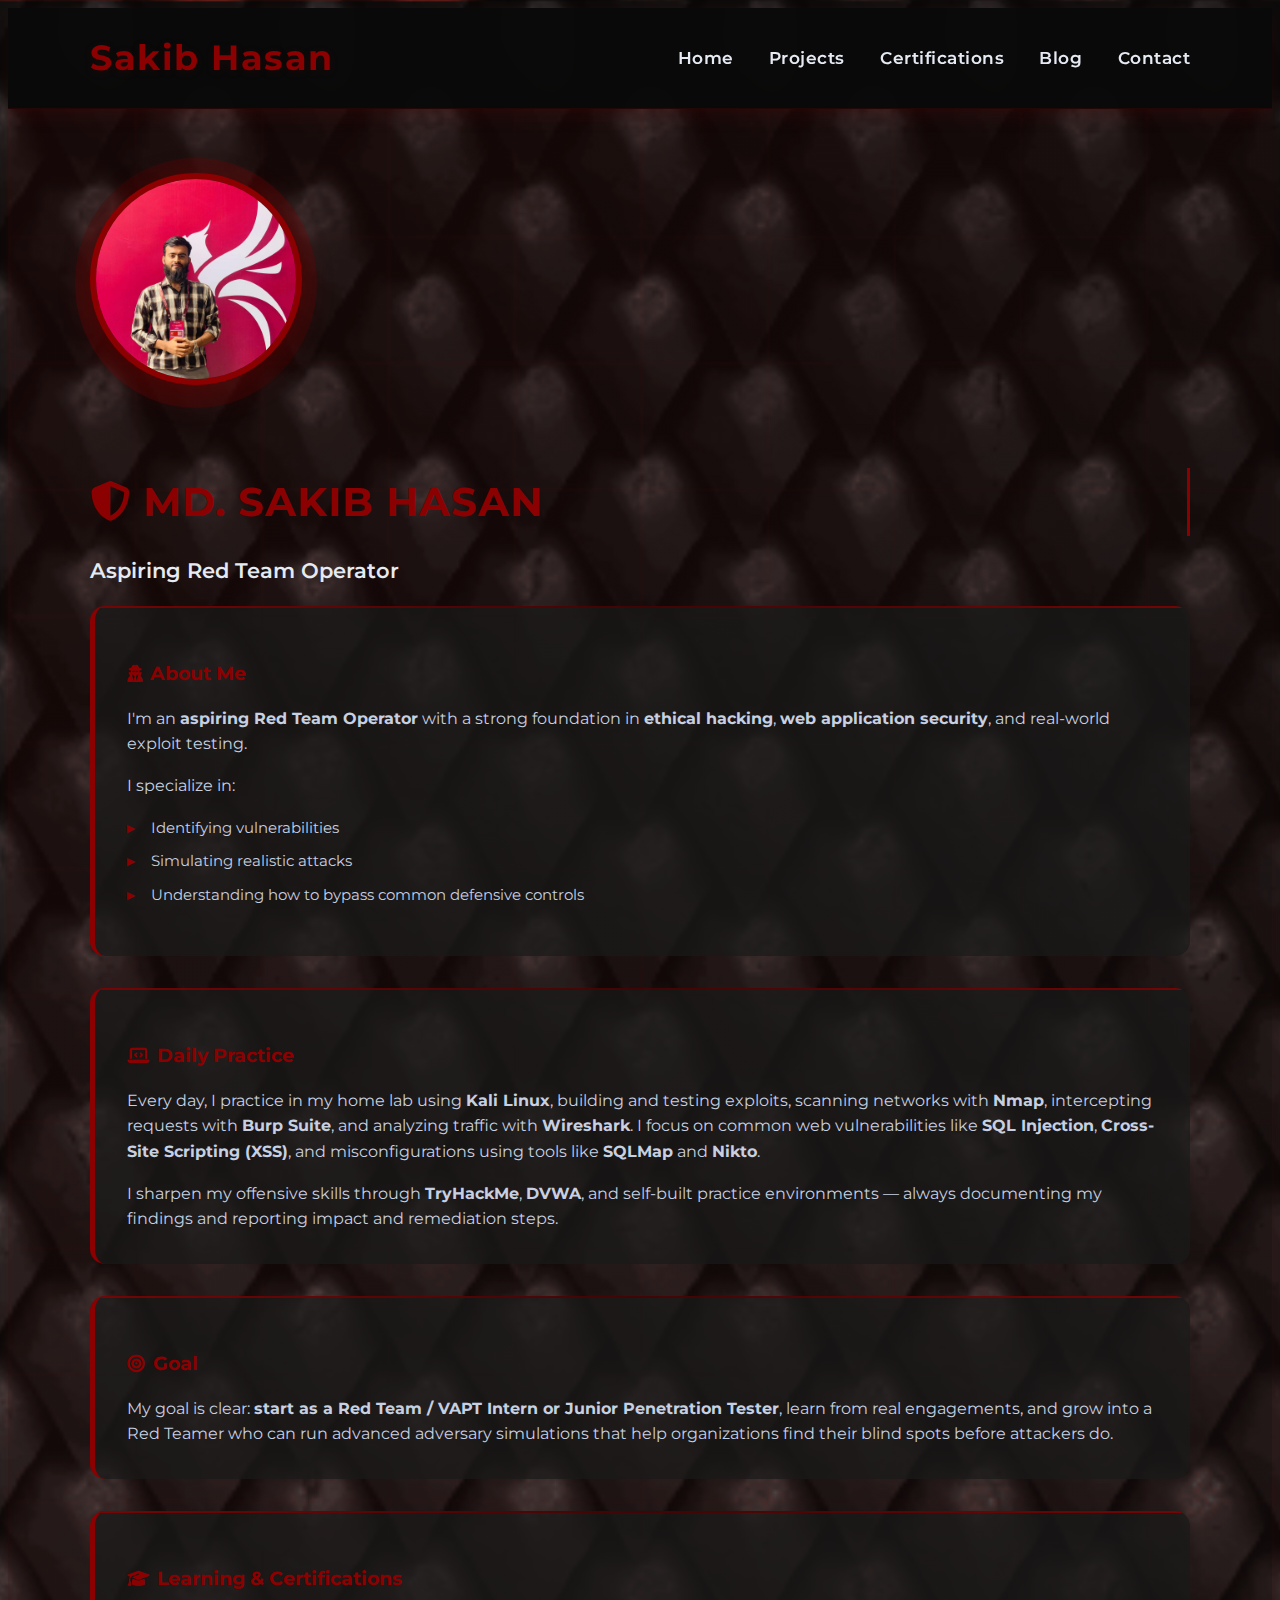
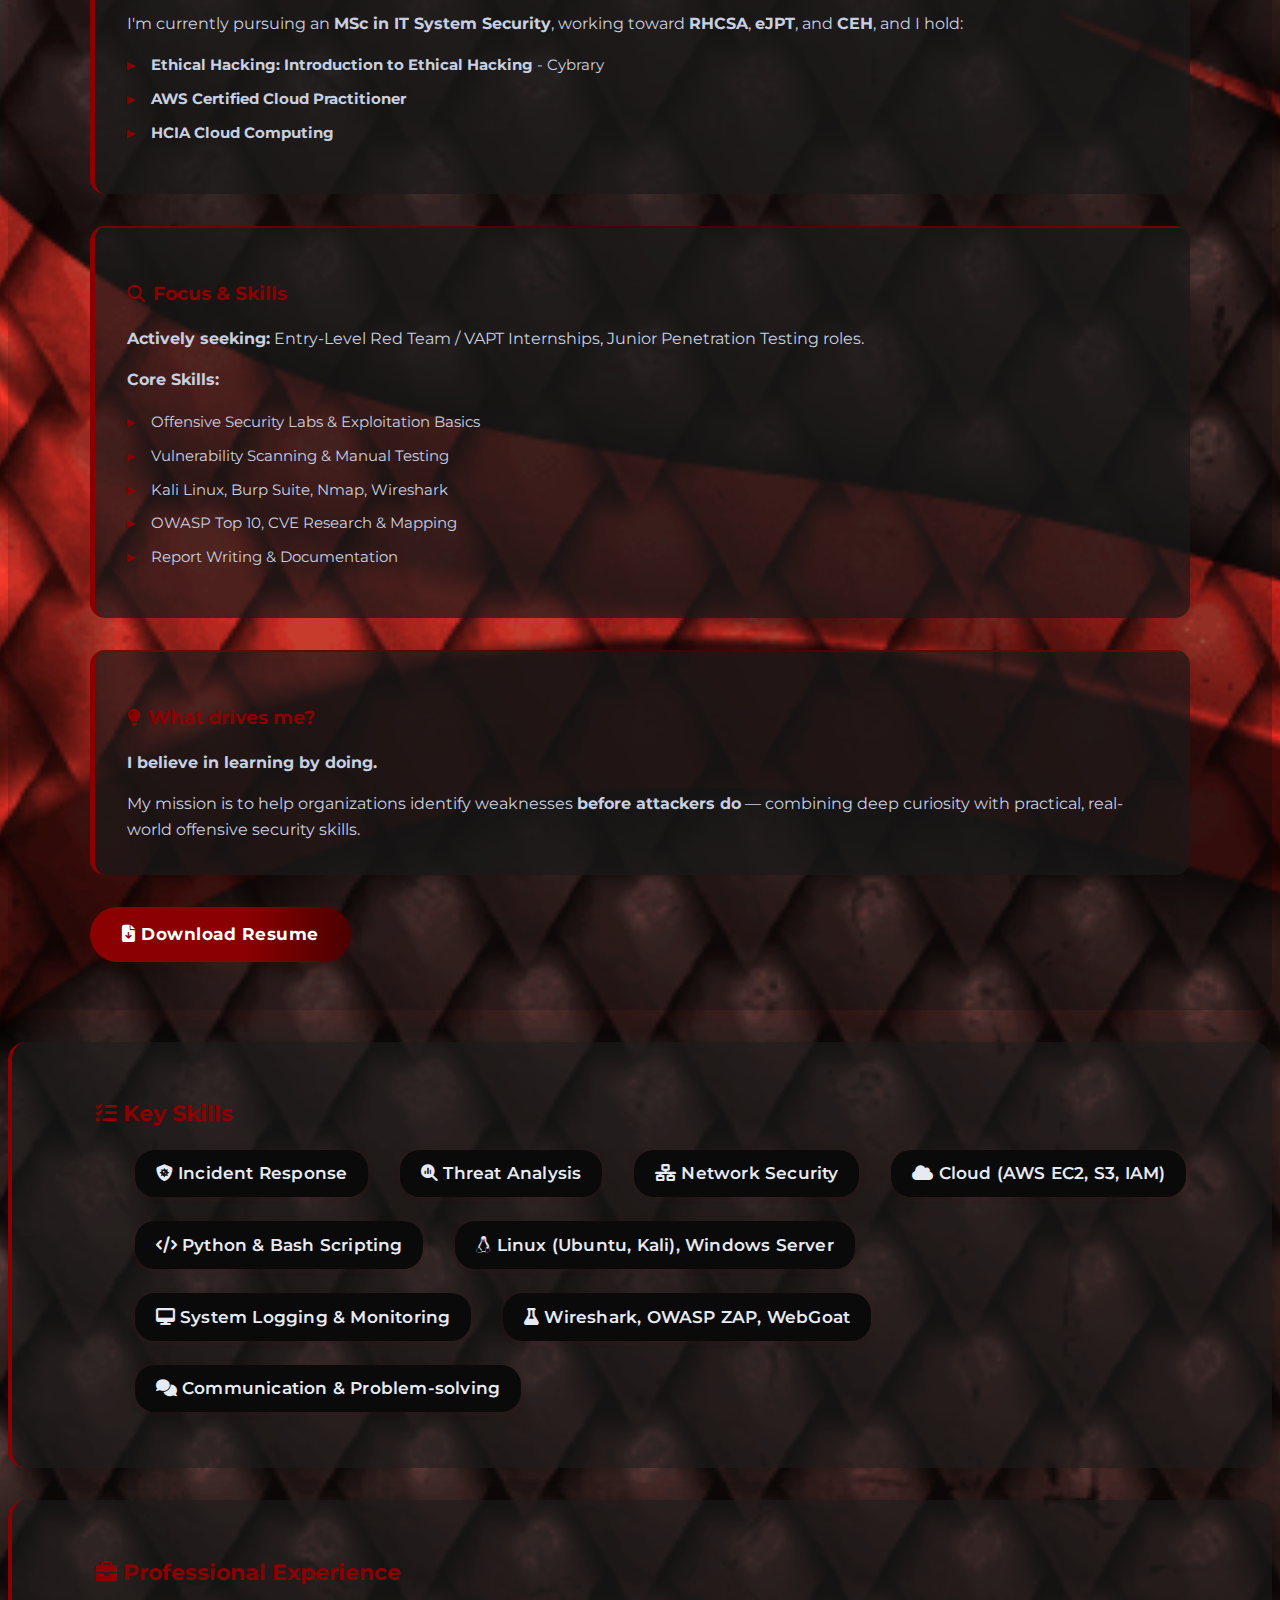
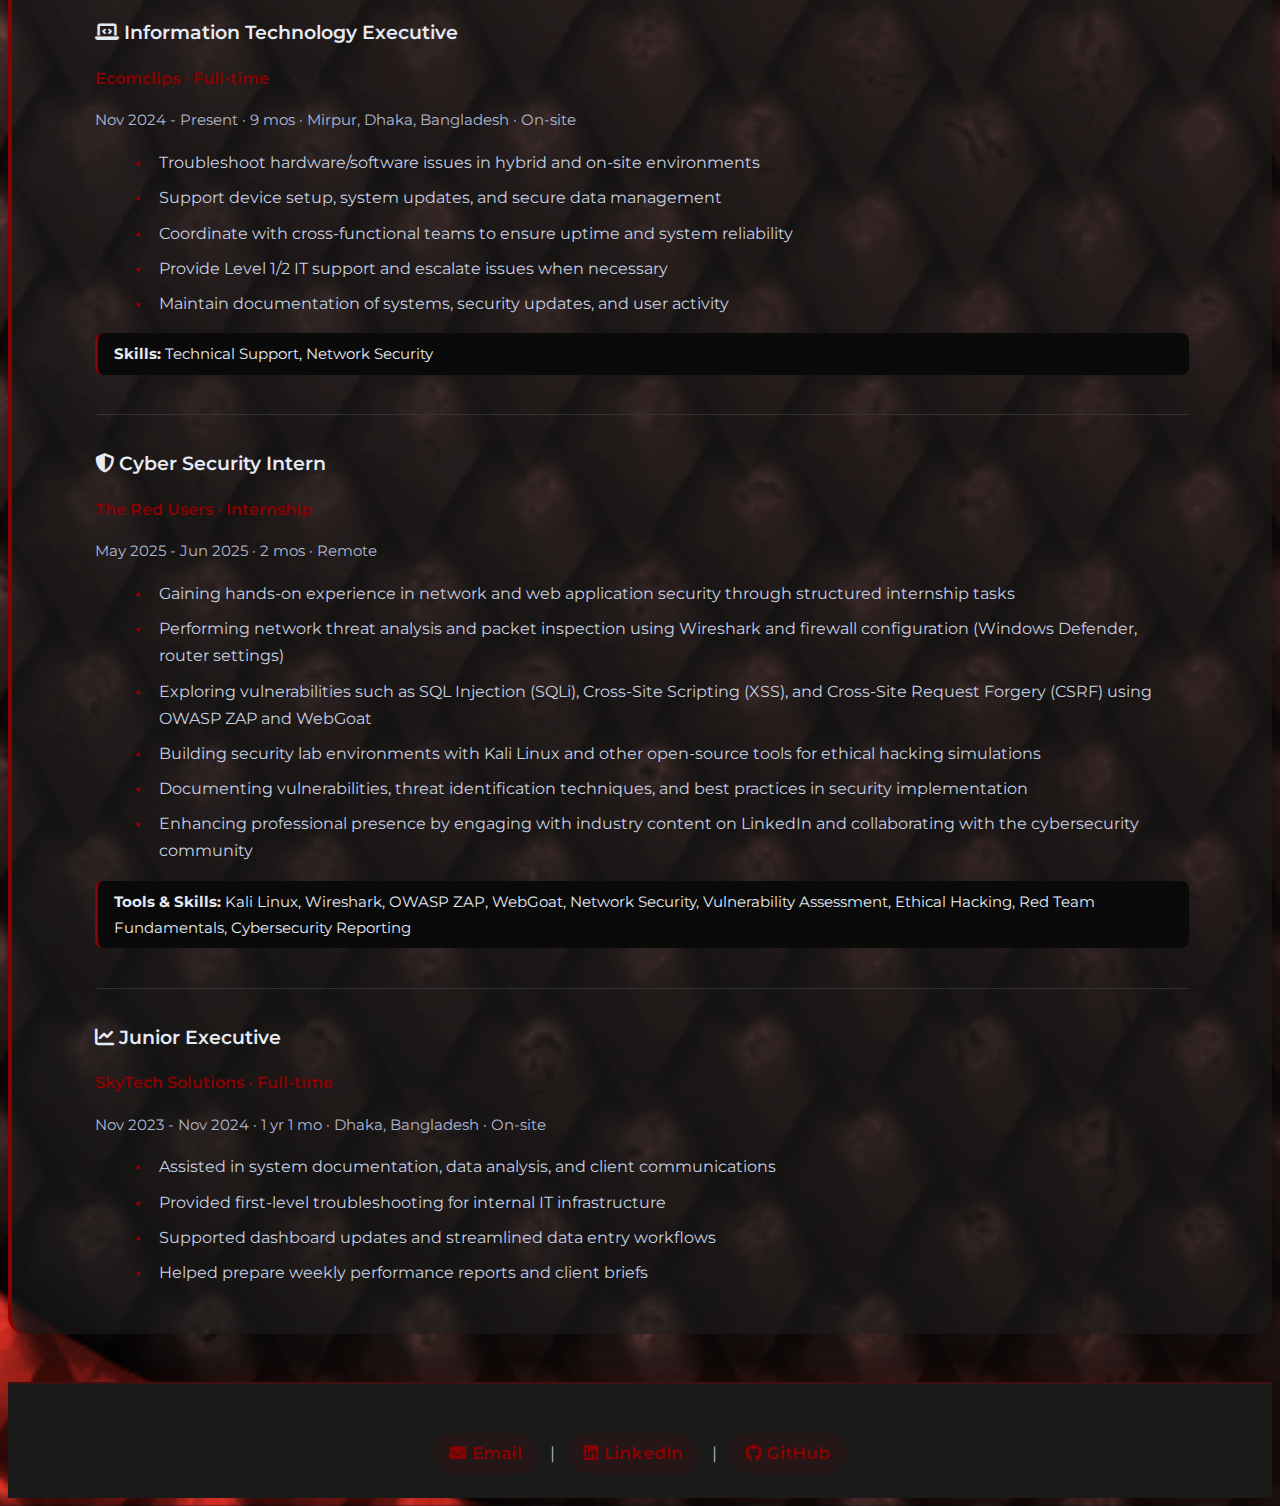
<file: index.html>
<!DOCTYPE html>
<html lang="en">
<head>
  <meta charset="UTF-8">
  <meta name="viewport" content="width=device-width, initial-scale=1.0">
  <title>MD. SAKIB HASAN | Cybersecurity Portfolio</title>
  
  <!-- Favicon -->
  <link rel="icon" type="image/svg+xml" href="favicon.svg">
  <link rel="shortcut icon" href="favicon.svg">
  <link rel="manifest" href="site.webmanifest">
  
      <link rel="stylesheet" href="style.css?v=1.22">
  <link rel="stylesheet" href="https://cdnjs.cloudflare.com/ajax/libs/font-awesome/6.4.2/css/all.min.css">
</head>
<body>
  <!-- Navbar -->
  <nav class="navbar">
    <div class="container">
      <a href="index.html" class="logo">Sakib Hasan</a>
      <ul class="nav-links">
        <li><a href="index.html">Home</a></li>
        <li><a href="projects.html">Projects</a></li>
        <li><a href="certifications.html">Certifications</a></li>
        <li><a href="blog.html">Blog</a></li>
        <li><a href="contact.html">Contact</a></li>
      </ul>
    </div>
  </nav>

  <!-- Hero/About Section -->
  <header class="hero">
    <div class="container hero-content">
      <div class="headshot">
        <!-- Replace src with your professional photo -->
        <img src="assets/headshot.jpg" alt="MD. SAKIB HASAN Headshot">
      </div>
      <div class="about-text">
        <h1><i class="fa-solid fa-shield-halved"></i> MD. SAKIB HASAN</h1>
        <h2>Aspiring Red Team Operator</h2>
        
        <div class="bio-section">
          <h3><i class="fa-solid fa-user-secret"></i> About Me</h3>
          <p>I'm an <strong>aspiring Red Team Operator</strong> with a strong foundation in <strong>ethical hacking</strong>, <strong>web application security</strong>, and real-world exploit testing.</p>
          <p>I specialize in:</p>
          <ul class="bio-list">
            <li>Identifying vulnerabilities</li>
            <li>Simulating realistic attacks</li>
            <li>Understanding how to bypass common defensive controls</li>
          </ul>
        </div>

        <div class="bio-section">
          <h3><i class="fa-solid fa-laptop-code"></i> Daily Practice</h3>
          <p>Every day, I practice in my home lab using <strong>Kali Linux</strong>, building and testing exploits, scanning networks with <strong>Nmap</strong>, intercepting requests with <strong>Burp Suite</strong>, and analyzing traffic with <strong>Wireshark</strong>. I focus on common web vulnerabilities like <strong>SQL Injection</strong>, <strong>Cross-Site Scripting (XSS)</strong>, and misconfigurations using tools like <strong>SQLMap</strong> and <strong>Nikto</strong>.</p>
          <p>I sharpen my offensive skills through <strong>TryHackMe</strong>, <strong>DVWA</strong>, and self-built practice environments — always documenting my findings and reporting impact and remediation steps.</p>
        </div>

        <div class="bio-section">
          <h3><i class="fa-solid fa-bullseye"></i> Goal</h3>
          <p>My goal is clear: <strong>start as a Red Team / VAPT Intern or Junior Penetration Tester</strong>, learn from real engagements, and grow into a Red Teamer who can run advanced adversary simulations that help organizations find their blind spots before attackers do.</p>
        </div>

        <div class="bio-section">
          <h3><i class="fa-solid fa-graduation-cap"></i> Learning & Certifications</h3>
          <p>I'm currently pursuing an <strong>MSc in IT System Security</strong>, working toward <strong>RHCSA</strong>, <strong>eJPT</strong>, and <strong>CEH</strong>, and I hold:</p>
          <ul class="bio-list">
            <li><strong>Ethical Hacking: Introduction to Ethical Hacking</strong> - Cybrary</li>
            <li><strong>AWS Certified Cloud Practitioner</strong></li>
            <li><strong>HCIA Cloud Computing</strong></li>
          </ul>
        </div>

        <div class="bio-section">
          <h3><i class="fa-solid fa-search"></i> Focus & Skills</h3>
          <p><strong>Actively seeking:</strong> Entry-Level Red Team / VAPT Internships, Junior Penetration Testing roles.</p>
          <p><strong>Core Skills:</strong></p>
          <ul class="bio-list">
            <li>Offensive Security Labs & Exploitation Basics</li>
            <li>Vulnerability Scanning & Manual Testing</li>
            <li>Kali Linux, Burp Suite, Nmap, Wireshark</li>
            <li>OWASP Top 10, CVE Research & Mapping</li>
            <li>Report Writing & Documentation</li>
          </ul>
        </div>

        <div class="bio-section">
          <h3><i class="fa-solid fa-lightbulb"></i> What drives me?</h3>
          <p><strong>I believe in learning by doing.</strong></p>
          <p>My mission is to help organizations identify weaknesses <strong>before attackers do</strong> — combining deep curiosity with practical, real-world offensive security skills.</p>
        </div>

        <a href="assets/MD_Sakib_Hasan_SOC_Analyst.pdf" class="btn" download><i class="fa-solid fa-file-arrow-down"></i> Download Resume</a>
      </div>
    </div>
  </header>

  <!-- Skills Section -->
  <section class="skills-section">
    <div class="container">
      <h3><i class="fa-solid fa-list-check"></i> Key Skills</h3>
      <ul class="skills-list">
        <li><i class="fa-solid fa-shield-virus"></i> Incident Response</li>
        <li><i class="fa-solid fa-magnifying-glass-chart"></i> Threat Analysis</li>
        <li><i class="fa-solid fa-network-wired"></i> Network Security</li>
        <li><i class="fa-solid fa-cloud"></i> Cloud (AWS EC2, S3, IAM)</li>
        <li><i class="fa-solid fa-code"></i> Python & Bash Scripting</li>
        <li><i class="fa-brands fa-linux"></i> Linux (Ubuntu, Kali), Windows Server</li>
        <li><i class="fa-solid fa-desktop"></i> System Logging & Monitoring</li>
        <li><i class="fa-solid fa-flask"></i> Wireshark, OWASP ZAP, WebGoat</li>
        <li><i class="fa-solid fa-comments"></i> Communication & Problem-solving</li>
      </ul>
    </div>
  </section>

  <!-- Professional Experience Section -->
  <section class="experience-section">
    <div class="container">
      <h3><i class="fa-solid fa-briefcase"></i> Professional Experience</h3>
      
      <div class="experience-item">
        <h4><i class="fa-solid fa-laptop-code"></i> Information Technology Executive</h4>
        <p class="company">Ecomclips · Full-time</p>
        <p class="duration">Nov 2024 - Present · 9 mos · Mirpur, Dhaka, Bangladesh · On-site</p>
        <ul class="responsibilities">
          <li>Troubleshoot hardware/software issues in hybrid and on-site environments</li>
          <li>Support device setup, system updates, and secure data management</li>
          <li>Coordinate with cross-functional teams to ensure uptime and system reliability</li>
          <li>Provide Level 1/2 IT support and escalate issues when necessary</li>
          <li>Maintain documentation of systems, security updates, and user activity</li>
        </ul>
        <p class="skills"><strong>Skills:</strong> Technical Support, Network Security</p>
      </div>

      <div class="experience-item">
        <h4><i class="fa-solid fa-shield-halved"></i> Cyber Security Intern</h4>
        <p class="company">The Red Users · Internship</p>
        <p class="duration">May 2025 - Jun 2025 · 2 mos · Remote</p>
        <ul class="responsibilities">
          <li>Gaining hands-on experience in network and web application security through structured internship tasks</li>
          <li>Performing network threat analysis and packet inspection using Wireshark and firewall configuration (Windows Defender, router settings)</li>
          <li>Exploring vulnerabilities such as SQL Injection (SQLi), Cross-Site Scripting (XSS), and Cross-Site Request Forgery (CSRF) using OWASP ZAP and WebGoat</li>
          <li>Building security lab environments with Kali Linux and other open-source tools for ethical hacking simulations</li>
          <li>Documenting vulnerabilities, threat identification techniques, and best practices in security implementation</li>
          <li>Enhancing professional presence by engaging with industry content on LinkedIn and collaborating with the cybersecurity community</li>
        </ul>
        <p class="skills"><strong>Tools & Skills:</strong> Kali Linux, Wireshark, OWASP ZAP, WebGoat, Network Security, Vulnerability Assessment, Ethical Hacking, Red Team Fundamentals, Cybersecurity Reporting</p>
      </div>

      <div class="experience-item">
        <h4><i class="fa-solid fa-chart-line"></i> Junior Executive</h4>
        <p class="company">SkyTech Solutions · Full-time</p>
        <p class="duration">Nov 2023 - Nov 2024 · 1 yr 1 mo · Dhaka, Bangladesh · On-site</p>
        <ul class="responsibilities">
          <li>Assisted in system documentation, data analysis, and client communications</li>
          <li>Provided first-level troubleshooting for internal IT infrastructure</li>
          <li>Supported dashboard updates and streamlined data entry workflows</li>
          <li>Helped prepare weekly performance reports and client briefs</li>
        </ul>
      </div>
    </div>
  </section>

  <!-- Contact Info Section -->
  <footer class="footer">
    <div class="container">
      <p>
        <a href="mailto:sakibhasan.infosec@gmail.com"><i class="fa-solid fa-envelope"></i> Email</a>
        |
        <a href="https://www.linkedin.com/in/md-sakib-hasan-infosec" target="_blank"><i class="fa-brands fa-linkedin"></i> LinkedIn</a>
        |
        <a href="https://github.com/" target="_blank"><i class="fa-brands fa-github"></i> GitHub</a>
      </p>
    </div>
  </footer>
</body>
</html>
</file>
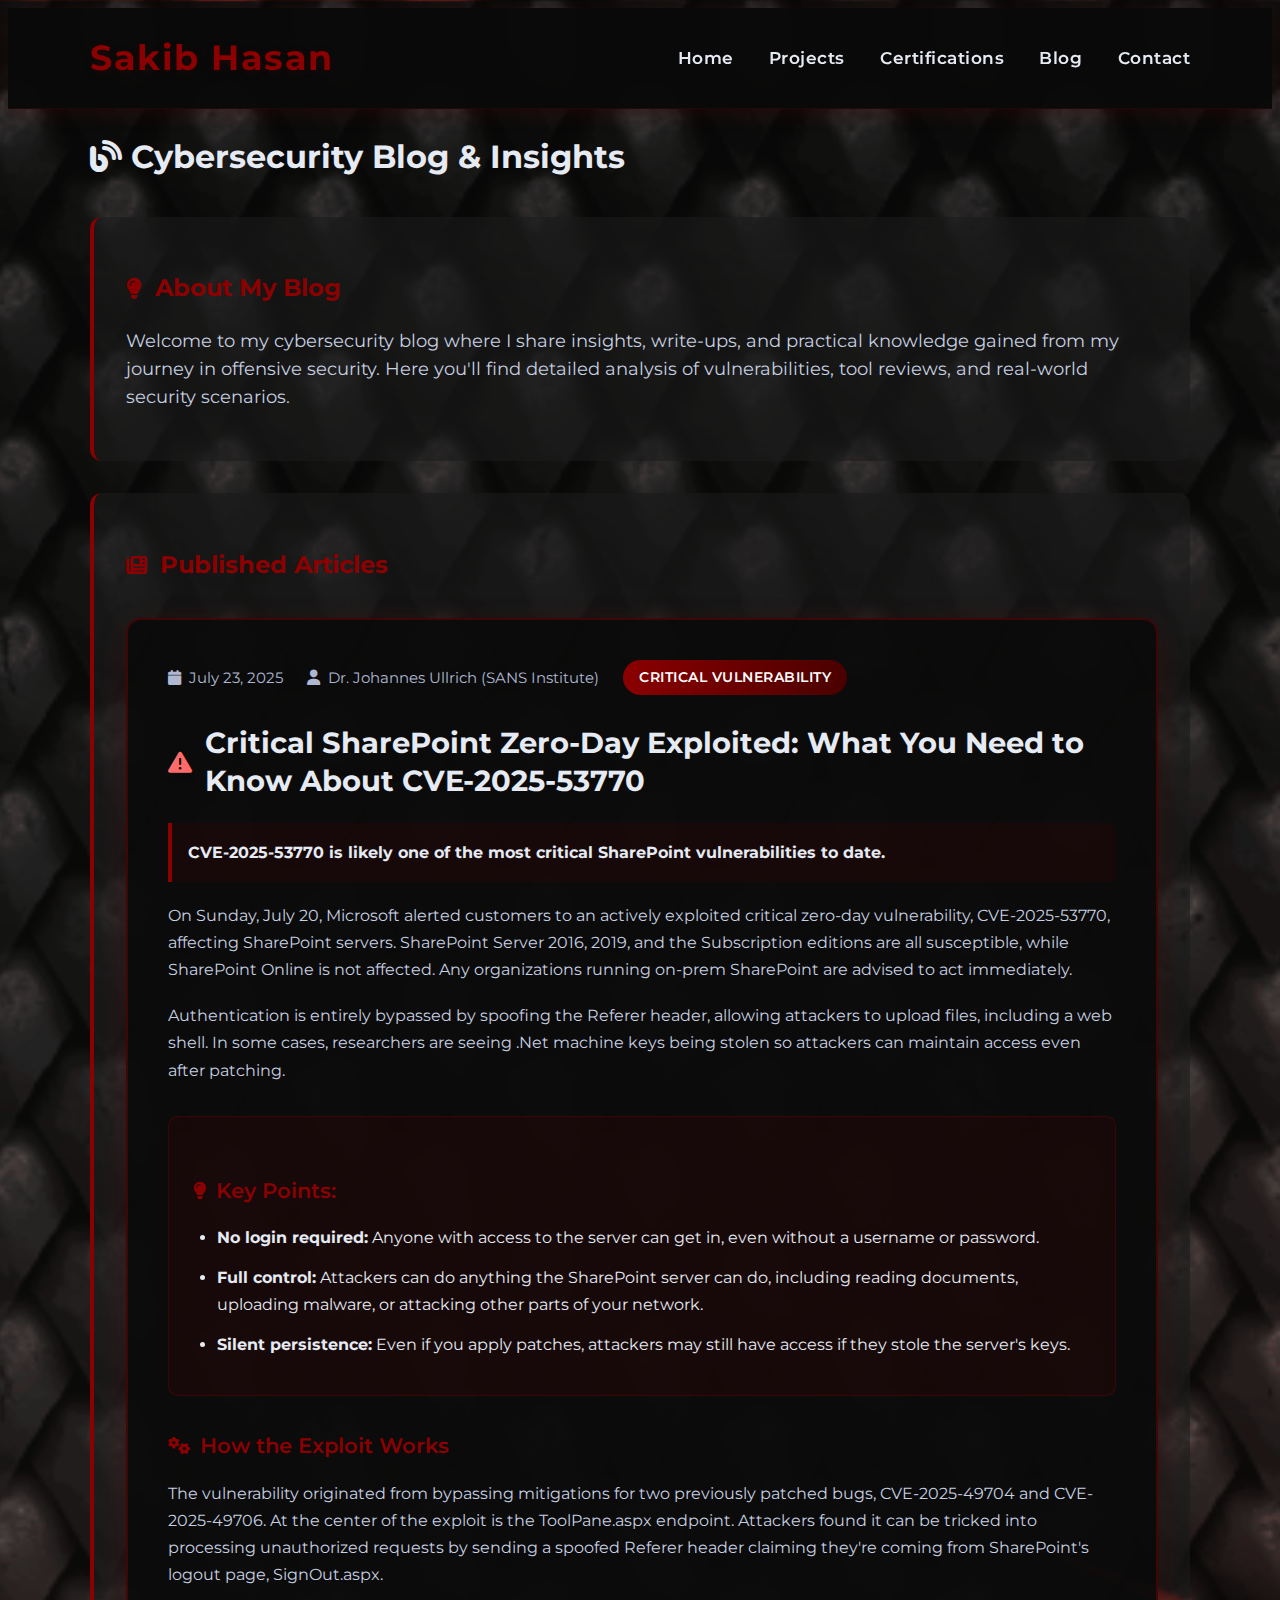
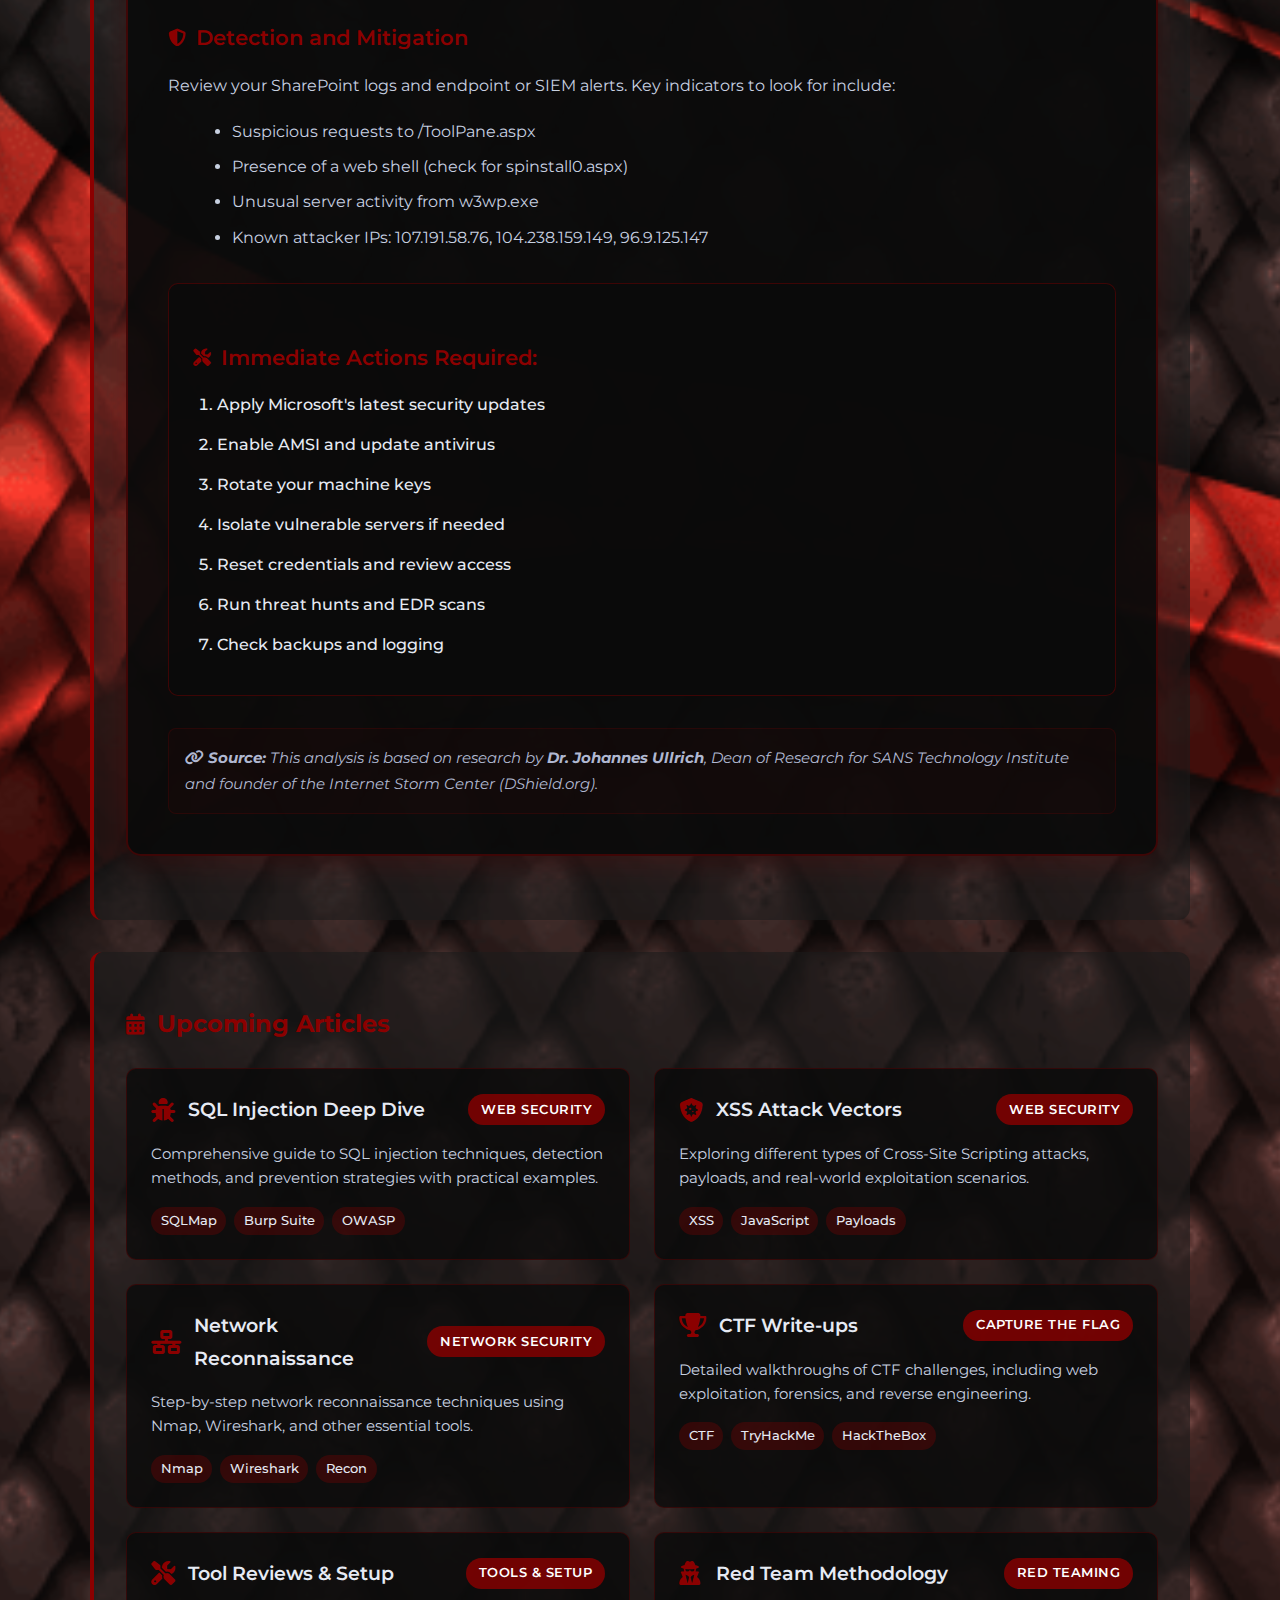
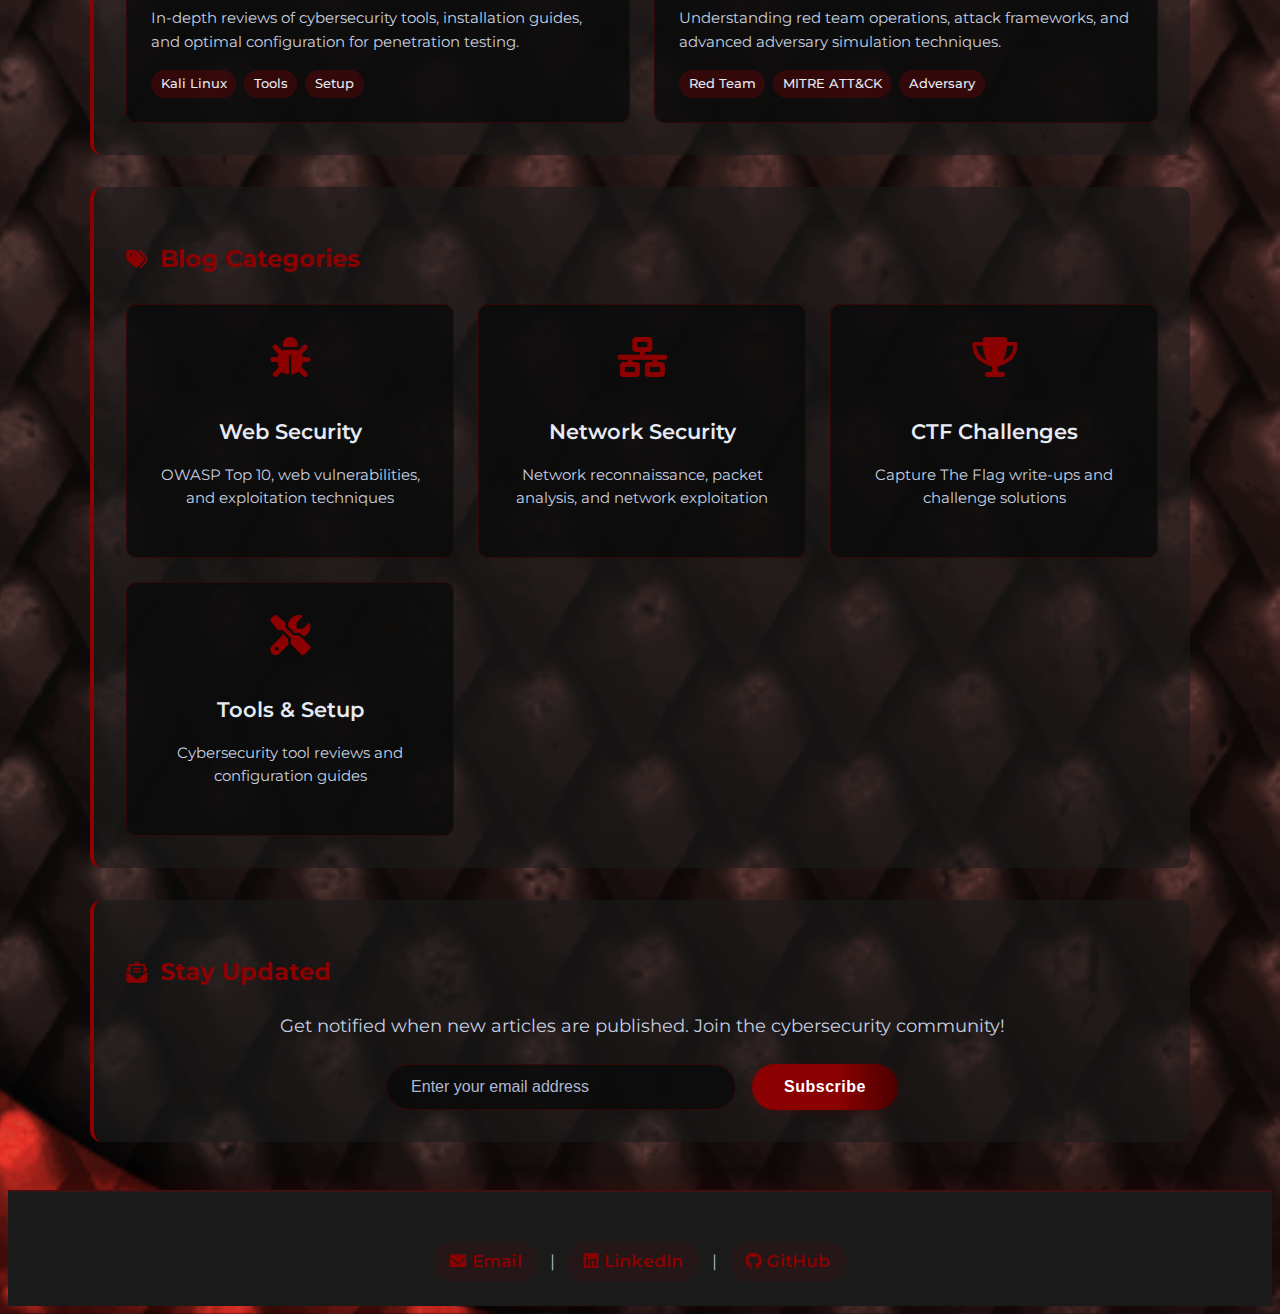
<file: blog.html>
<!DOCTYPE html>
<html lang="en">
<head>
  <meta charset="UTF-8">
  <meta name="viewport" content="width=device-width, initial-scale=1.0">
  <title>Blog | MD. SAKIB HASAN</title>
  
  <!-- Favicon -->
  <link rel="icon" type="image/svg+xml" href="favicon.svg">
  <link rel="shortcut icon" href="favicon.svg">
  <link rel="manifest" href="site.webmanifest">
  
      <link rel="stylesheet" href="style.css?v=1.22">
  <link rel="stylesheet" href="https://cdnjs.cloudflare.com/ajax/libs/font-awesome/6.4.2/css/all.min.css">
</head>
<body>
  <!-- Navbar -->
  <nav class="navbar">
    <div class="container">
      <a href="index.html" class="logo">Sakib Hasan</a>
      <ul class="nav-links">
        <li><a href="index.html">Home</a></li>
        <li><a href="projects.html">Projects</a></li>
        <li><a href="certifications.html">Certifications</a></li>
        <li><a href="blog.html">Blog</a></li>
        <li><a href="contact.html">Contact</a></li>
      </ul>
    </div>
  </nav>

  <!-- Blog Section -->
  <main class="container">
    <h1><i class="fa-solid fa-blog"></i> Cybersecurity Blog & Insights</h1>
    
    <!-- Blog Introduction -->
    <section class="blog-intro">
      <h2><i class="fa-solid fa-lightbulb"></i> About My Blog</h2>
      <p>Welcome to my cybersecurity blog where I share insights, write-ups, and practical knowledge gained from my journey in offensive security. Here you'll find detailed analysis of vulnerabilities, tool reviews, and real-world security scenarios.</p>
    </section>

    <!-- Published Articles -->
    <section class="published-articles">
      <h2><i class="fa-solid fa-newspaper"></i> Published Articles</h2>
      
      <!-- Featured Article -->
      <article class="featured-article">
        <div class="article-meta">
          <span class="article-date"><i class="fa-solid fa-calendar"></i> July 23, 2025</span>
          <span class="article-author"><i class="fa-solid fa-user"></i> Dr. Johannes Ullrich (SANS Institute)</span>
          <span class="article-category-badge">Critical Vulnerability</span>
        </div>
        
        <h3 class="article-title">
          <i class="fa-solid fa-exclamation-triangle"></i>
          Critical SharePoint Zero-Day Exploited: What You Need to Know About CVE-2025-53770
        </h3>
        
        <div class="article-content">
          <p class="article-intro">
            <strong>CVE-2025-53770 is likely one of the most critical SharePoint vulnerabilities to date.</strong>
          </p>
          
          <p>
            On Sunday, July 20, Microsoft alerted customers to an actively exploited critical zero-day vulnerability, CVE-2025-53770, affecting SharePoint servers. SharePoint Server 2016, 2019, and the Subscription editions are all susceptible, while SharePoint Online is not affected. Any organizations running on-prem SharePoint are advised to act immediately.
          </p>
          
          <p>
            Authentication is entirely bypassed by spoofing the Referer header, allowing attackers to upload files, including a web shell. In some cases, researchers are seeing .Net machine keys being stolen so attackers can maintain access even after patching.
          </p>
          
          <div class="article-highlight">
            <h4><i class="fa-solid fa-lightbulb"></i> Key Points:</h4>
            <ul>
              <li><strong>No login required:</strong> Anyone with access to the server can get in, even without a username or password.</li>
              <li><strong>Full control:</strong> Attackers can do anything the SharePoint server can do, including reading documents, uploading malware, or attacking other parts of your network.</li>
              <li><strong>Silent persistence:</strong> Even if you apply patches, attackers may still have access if they stole the server's keys.</li>
            </ul>
          </div>
          
          <h4><i class="fa-solid fa-cogs"></i> How the Exploit Works</h4>
          <p>
            The vulnerability originated from bypassing mitigations for two previously patched bugs, CVE-2025-49704 and CVE-2025-49706. At the center of the exploit is the ToolPane.aspx endpoint. Attackers found it can be tricked into processing unauthorized requests by sending a spoofed Referer header claiming they're coming from SharePoint's logout page, SignOut.aspx.
          </p>
          
          <h4><i class="fa-solid fa-shield-alt"></i> Detection and Mitigation</h4>
          <p>
            Review your SharePoint logs and endpoint or SIEM alerts. Key indicators to look for include:
          </p>
          <ul>
            <li>Suspicious requests to /ToolPane.aspx</li>
            <li>Presence of a web shell (check for spinstall0.aspx)</li>
            <li>Unusual server activity from w3wp.exe</li>
            <li>Known attacker IPs: 107.191.58.76, 104.238.159.149, 96.9.125.147</li>
          </ul>
          
          <div class="article-action">
            <h4><i class="fa-solid fa-tools"></i> Immediate Actions Required:</h4>
            <ol>
              <li>Apply Microsoft's latest security updates</li>
              <li>Enable AMSI and update antivirus</li>
              <li>Rotate your machine keys</li>
              <li>Isolate vulnerable servers if needed</li>
              <li>Reset credentials and review access</li>
              <li>Run threat hunts and EDR scans</li>
              <li>Check backups and logging</li>
            </ol>
          </div>
          
          <div class="article-source">
            <p><i class="fa-solid fa-link"></i> <strong>Source:</strong> This analysis is based on research by <strong>Dr. Johannes Ullrich</strong>, Dean of Research for SANS Technology Institute and founder of the Internet Storm Center (DShield.org).</p>
          </div>
        </div>
      </article>
    </section>

    <!-- Upcoming Articles -->
    <section class="upcoming-articles">
      <h2><i class="fa-solid fa-calendar-alt"></i> Upcoming Articles</h2>
      <div class="article-grid">
        <div class="article-card">
          <div class="article-header">
            <i class="fa-solid fa-bug"></i>
            <h3>SQL Injection Deep Dive</h3>
            <span class="article-category">Web Security</span>
          </div>
          <p class="article-description">Comprehensive guide to SQL injection techniques, detection methods, and prevention strategies with practical examples.</p>
          <div class="article-tags">
            <span class="tag">SQLMap</span>
            <span class="tag">Burp Suite</span>
            <span class="tag">OWASP</span>
          </div>
        </div>

        <div class="article-card">
          <div class="article-header">
            <i class="fa-solid fa-shield-virus"></i>
            <h3>XSS Attack Vectors</h3>
            <span class="article-category">Web Security</span>
          </div>
          <p class="article-description">Exploring different types of Cross-Site Scripting attacks, payloads, and real-world exploitation scenarios.</p>
          <div class="article-tags">
            <span class="tag">XSS</span>
            <span class="tag">JavaScript</span>
            <span class="tag">Payloads</span>
          </div>
        </div>

        <div class="article-card">
          <div class="article-header">
            <i class="fa-solid fa-network-wired"></i>
            <h3>Network Reconnaissance</h3>
            <span class="article-category">Network Security</span>
          </div>
          <p class="article-description">Step-by-step network reconnaissance techniques using Nmap, Wireshark, and other essential tools.</p>
          <div class="article-tags">
            <span class="tag">Nmap</span>
            <span class="tag">Wireshark</span>
            <span class="tag">Recon</span>
          </div>
        </div>

        <div class="article-card">
          <div class="article-header">
            <i class="fa-solid fa-trophy"></i>
            <h3>CTF Write-ups</h3>
            <span class="article-category">Capture The Flag</span>
          </div>
          <p class="article-description">Detailed walkthroughs of CTF challenges, including web exploitation, forensics, and reverse engineering.</p>
          <div class="article-tags">
            <span class="tag">CTF</span>
            <span class="tag">TryHackMe</span>
            <span class="tag">HackTheBox</span>
          </div>
        </div>

        <div class="article-card">
          <div class="article-header">
            <i class="fa-solid fa-tools"></i>
            <h3>Tool Reviews & Setup</h3>
            <span class="article-category">Tools & Setup</span>
          </div>
          <p class="article-description">In-depth reviews of cybersecurity tools, installation guides, and optimal configuration for penetration testing.</p>
          <div class="article-tags">
            <span class="tag">Kali Linux</span>
            <span class="tag">Tools</span>
            <span class="tag">Setup</span>
          </div>
        </div>

        <div class="article-card">
          <div class="article-header">
            <i class="fa-solid fa-user-secret"></i>
            <h3>Red Team Methodology</h3>
            <span class="article-category">Red Teaming</span>
          </div>
          <p class="article-description">Understanding red team operations, attack frameworks, and advanced adversary simulation techniques.</p>
          <div class="article-tags">
            <span class="tag">Red Team</span>
            <span class="tag">MITRE ATT&CK</span>
            <span class="tag">Adversary</span>
          </div>
        </div>
      </div>
    </section>

    <!-- Blog Categories -->
    <section class="blog-categories">
      <h2><i class="fa-solid fa-tags"></i> Blog Categories</h2>
      <div class="category-grid">
        <div class="category-card">
          <i class="fa-solid fa-bug"></i>
          <h3>Web Security</h3>
          <p>OWASP Top 10, web vulnerabilities, and exploitation techniques</p>
        </div>
        <div class="category-card">
          <i class="fa-solid fa-network-wired"></i>
          <h3>Network Security</h3>
          <p>Network reconnaissance, packet analysis, and network exploitation</p>
        </div>
        <div class="category-card">
          <i class="fa-solid fa-trophy"></i>
          <h3>CTF Challenges</h3>
          <p>Capture The Flag write-ups and challenge solutions</p>
        </div>
        <div class="category-card">
          <i class="fa-solid fa-tools"></i>
          <h3>Tools & Setup</h3>
          <p>Cybersecurity tool reviews and configuration guides</p>
        </div>
      </div>
    </section>

    <!-- Newsletter Signup -->
    <section class="newsletter">
      <h2><i class="fa-solid fa-envelope-open-text"></i> Stay Updated</h2>
      <p>Get notified when new articles are published. Join the cybersecurity community!</p>
      <div class="newsletter-form">
        <input type="email" placeholder="Enter your email address" class="newsletter-input">
        <button class="btn newsletter-btn">Subscribe</button>
      </div>
    </section>
  </main>

  <footer class="footer">
    <div class="container">
      <p>
        <a href="mailto:sakibhasan.infosec@gmail.com"><i class="fa-solid fa-envelope"></i> Email</a>
        |
        <a href="https://www.linkedin.com/in/md-sakib-hasan-infosec" target="_blank"><i class="fa-brands fa-linkedin"></i> LinkedIn</a>
        |
        <a href="https://github.com/" target="_blank"><i class="fa-brands fa-github"></i> GitHub</a>
      </p>
    </div>
  </footer>
</body>
</html>
</file>
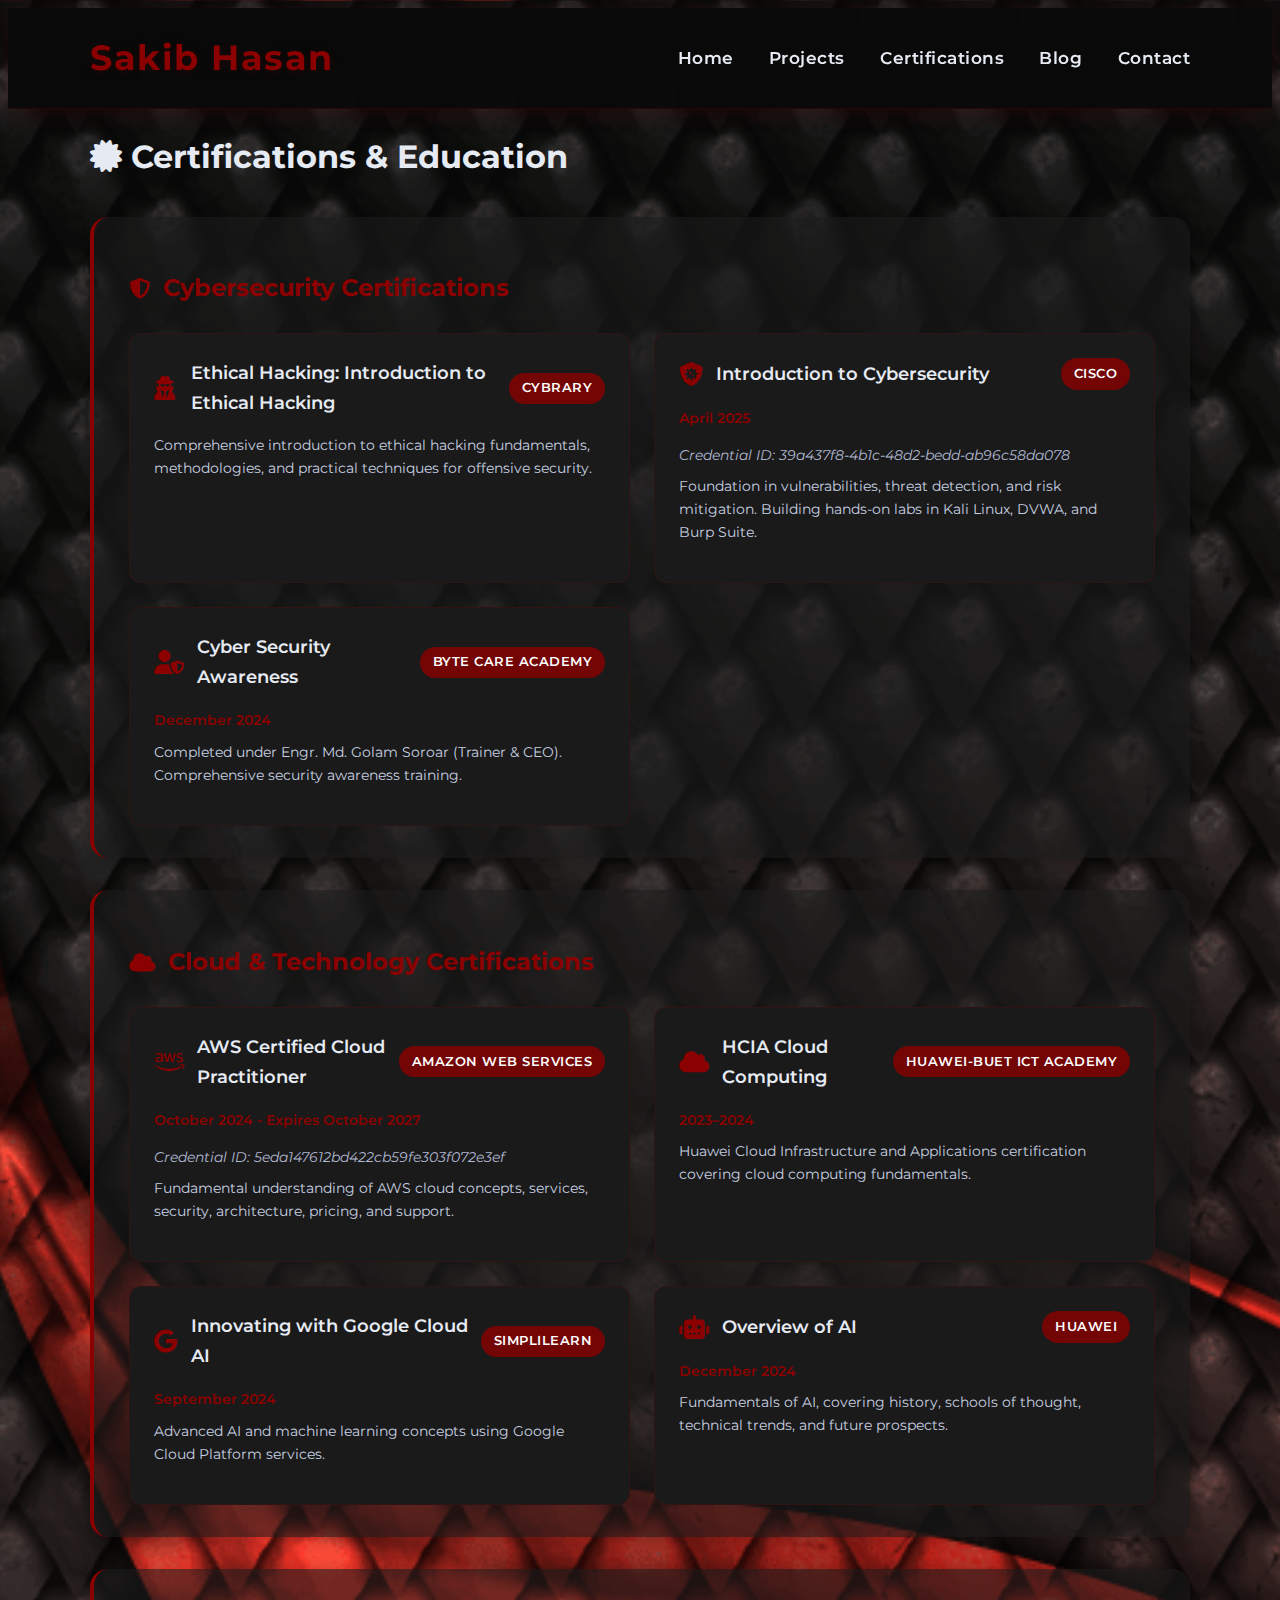
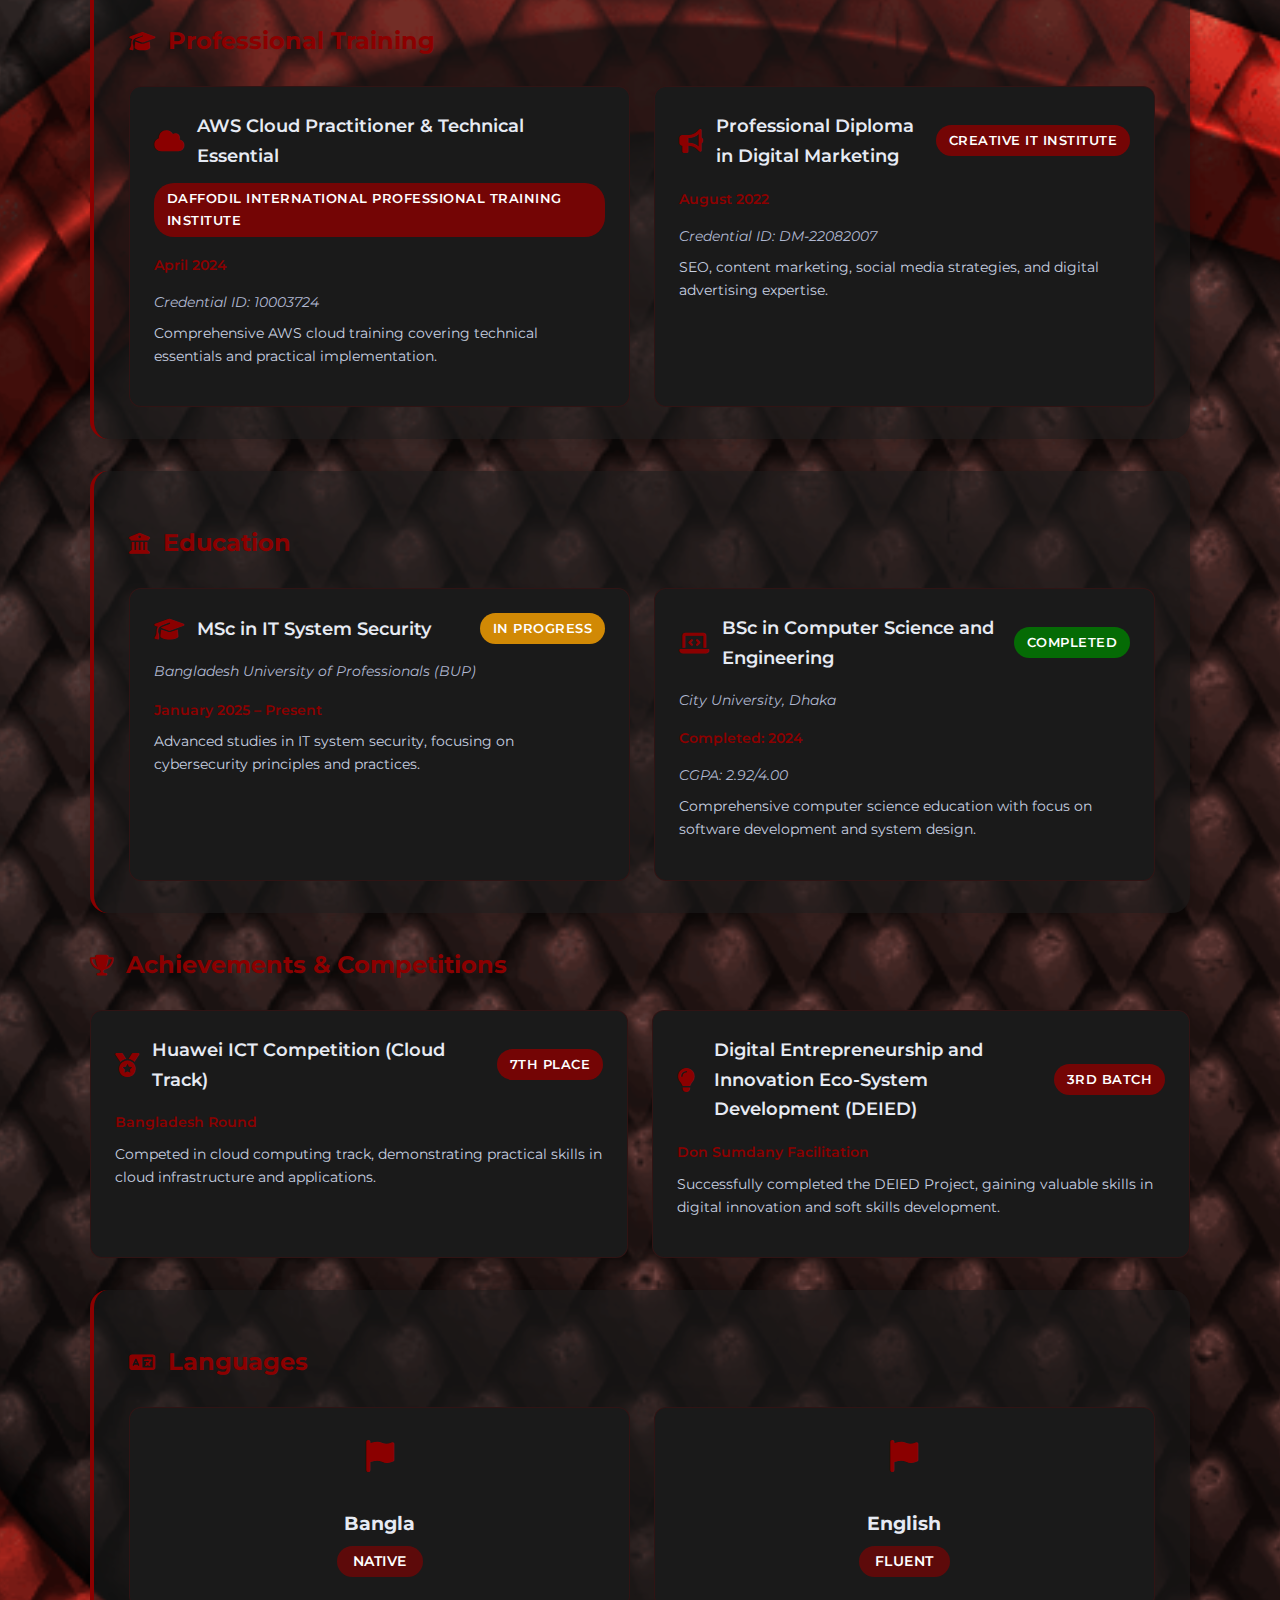
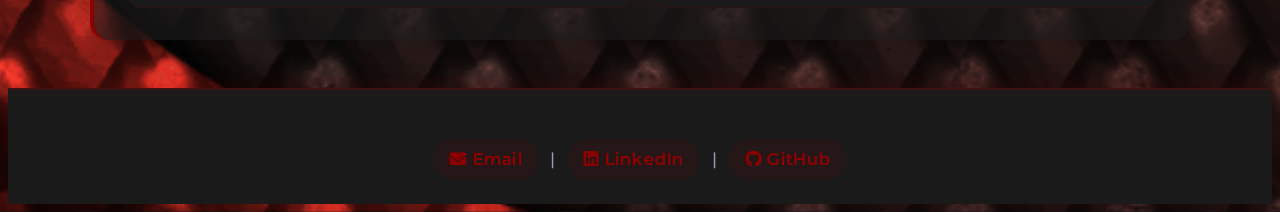
<file: certifications.html>
<!DOCTYPE html>
<html lang="en">
<head>
  <meta charset="UTF-8">
  <meta name="viewport" content="width=device-width, initial-scale=1.0">
  <title>Certifications & Education | MD. SAKIB HASAN</title>
  
  <!-- Favicon -->
  <link rel="icon" type="image/svg+xml" href="favicon.svg">
  <link rel="shortcut icon" href="favicon.svg">
  <link rel="manifest" href="site.webmanifest">
  
      <link rel="stylesheet" href="style.css?v=1.22">
  <link rel="stylesheet" href="https://cdnjs.cloudflare.com/ajax/libs/font-awesome/6.4.2/css/all.min.css">
</head>
<body>
  <!-- Navbar -->
  <nav class="navbar">
    <div class="container">
      <a href="index.html" class="logo">Sakib Hasan</a>
      <ul class="nav-links">
        <li><a href="index.html">Home</a></li>
        <li><a href="projects.html">Projects</a></li>
        <li><a href="certifications.html">Certifications</a></li>
        <li><a href="blog.html">Blog</a></li>
        <li><a href="contact.html">Contact</a></li>
      </ul>
    </div>
  </nav>

  <!-- Certifications Section -->
  <main class="container">
    <h1><i class="fa-solid fa-certificate"></i> Certifications & Education</h1>
    
    <!-- Cybersecurity Certifications -->
    <section class="certifications">
      <h2><i class="fa-solid fa-shield-halved"></i> Cybersecurity Certifications</h2>
      <div class="cert-grid">
        <div class="cert-item">
          <div class="cert-header">
            <i class="fa-solid fa-user-secret"></i>
            <h3>Ethical Hacking: Introduction to Ethical Hacking</h3>
            <span class="cert-badge">Cybrary</span>
          </div>
          <p class="cert-description">Comprehensive introduction to ethical hacking fundamentals, methodologies, and practical techniques for offensive security.</p>
        </div>

        <div class="cert-item">
          <div class="cert-header">
            <i class="fa-solid fa-shield-virus"></i>
            <h3>Introduction to Cybersecurity</h3>
            <span class="cert-badge">Cisco</span>
          </div>
          <p class="cert-date">April 2025</p>
          <p class="credential-id">Credential ID: 39a437f8-4b1c-48d2-bedd-ab96c58da078</p>
          <p class="cert-description">Foundation in vulnerabilities, threat detection, and risk mitigation. Building hands-on labs in Kali Linux, DVWA, and Burp Suite.</p>
        </div>



        <div class="cert-item">
          <div class="cert-header">
            <i class="fa-solid fa-user-shield"></i>
            <h3>Cyber Security Awareness</h3>
            <span class="cert-badge">Byte Care Academy</span>
          </div>
          <p class="cert-date">December 2024</p>
          <p class="cert-description">Completed under Engr. Md. Golam Soroar (Trainer & CEO). Comprehensive security awareness training.</p>
        </div>
      </div>
    </section>

    <!-- Cloud & Technology Certifications -->
    <section class="certifications">
      <h2><i class="fa-solid fa-cloud"></i> Cloud & Technology Certifications</h2>
      <div class="cert-grid">
        <div class="cert-item">
          <div class="cert-header">
            <i class="fa-brands fa-aws"></i>
            <h3>AWS Certified Cloud Practitioner</h3>
            <span class="cert-badge">Amazon Web Services</span>
          </div>
          <p class="cert-date">October 2024 - Expires October 2027</p>
          <p class="credential-id">Credential ID: 5eda147612bd422cb59fe303f072e3ef</p>
          <p class="cert-description">Fundamental understanding of AWS cloud concepts, services, security, architecture, pricing, and support.</p>
        </div>

        <div class="cert-item">
          <div class="cert-header">
            <i class="fa-solid fa-cloud"></i>
            <h3>HCIA Cloud Computing</h3>
            <span class="cert-badge">Huawei-BUET ICT Academy</span>
          </div>
          <p class="cert-date">2023–2024</p>
          <p class="cert-description">Huawei Cloud Infrastructure and Applications certification covering cloud computing fundamentals.</p>
        </div>

        <div class="cert-item">
          <div class="cert-header">
            <i class="fa-brands fa-google"></i>
            <h3>Innovating with Google Cloud AI</h3>
            <span class="cert-badge">Simplilearn</span>
          </div>
          <p class="cert-date">September 2024</p>
          <p class="cert-description">Advanced AI and machine learning concepts using Google Cloud Platform services.</p>
        </div>

        <div class="cert-item">
          <div class="cert-header">
            <i class="fa-solid fa-robot"></i>
            <h3>Overview of AI</h3>
            <span class="cert-badge">Huawei</span>
          </div>
          <p class="cert-date">December 2024</p>
          <p class="cert-description">Fundamentals of AI, covering history, schools of thought, technical trends, and future prospects.</p>
        </div>
      </div>
    </section>

    <!-- Professional Training -->
    <section class="certifications">
      <h2><i class="fa-solid fa-graduation-cap"></i> Professional Training</h2>
      <div class="cert-grid">
        <div class="cert-item">
          <div class="cert-header">
            <i class="fa-solid fa-cloud"></i>
            <h3>AWS Cloud Practitioner & Technical Essential</h3>
            <span class="cert-badge">Daffodil International Professional Training Institute</span>
          </div>
          <p class="cert-date">April 2024</p>
          <p class="credential-id">Credential ID: 10003724</p>
          <p class="cert-description">Comprehensive AWS cloud training covering technical essentials and practical implementation.</p>
        </div>

        <div class="cert-item">
          <div class="cert-header">
            <i class="fa-solid fa-bullhorn"></i>
            <h3>Professional Diploma in Digital Marketing</h3>
            <span class="cert-badge">Creative IT Institute</span>
          </div>
          <p class="cert-date">August 2022</p>
          <p class="credential-id">Credential ID: DM-22082007</p>
          <p class="cert-description">SEO, content marketing, social media strategies, and digital advertising expertise.</p>
        </div>
      </div>
    </section>

    <!-- Education -->
    <section class="education">
      <h2><i class="fa-solid fa-university"></i> Education</h2>
      <div class="edu-grid">
        <div class="edu-item">
          <div class="edu-header">
            <i class="fa-solid fa-graduation-cap"></i>
            <h3>MSc in IT System Security</h3>
            <span class="status-badge ongoing">In Progress</span>
          </div>
          <p class="edu-institution">Bangladesh University of Professionals (BUP)</p>
          <p class="edu-date">January 2025 – Present</p>
          <p class="edu-description">Advanced studies in IT system security, focusing on cybersecurity principles and practices.</p>
        </div>

        <div class="edu-item">
          <div class="edu-header">
            <i class="fa-solid fa-laptop-code"></i>
            <h3>BSc in Computer Science and Engineering</h3>
            <span class="status-badge completed">Completed</span>
          </div>
          <p class="edu-institution">City University, Dhaka</p>
          <p class="edu-date">Completed: 2024</p>
          <p class="edu-gpa">CGPA: 2.92/4.00</p>
          <p class="edu-description">Comprehensive computer science education with focus on software development and system design.</p>
        </div>
      </div>
    </section>

    <!-- Achievements & Competitions -->
    <section class="achievements">
      <h2><i class="fa-solid fa-trophy"></i> Achievements & Competitions</h2>
      <div class="achievement-grid">
        <div class="achievement-item">
          <div class="achievement-header">
            <i class="fa-solid fa-medal"></i>
            <h3>Huawei ICT Competition (Cloud Track)</h3>
            <span class="achievement-badge">7th Place</span>
          </div>
          <p class="achievement-location">Bangladesh Round</p>
          <p class="achievement-description">Competed in cloud computing track, demonstrating practical skills in cloud infrastructure and applications.</p>
        </div>

        <div class="achievement-item">
          <div class="achievement-header">
            <i class="fa-solid fa-lightbulb"></i>
            <h3>Digital Entrepreneurship and Innovation Eco-System Development (DEIED)</h3>
            <span class="achievement-badge">3rd Batch</span>
          </div>
          <p class="achievement-location">Don Sumdany Facilitation</p>
          <p class="achievement-description">Successfully completed the DEIED Project, gaining valuable skills in digital innovation and soft skills development.</p>
        </div>
      </div>
    </section>

    <!-- Languages -->
    <section class="languages">
      <h2><i class="fa-solid fa-language"></i> Languages</h2>
      <div class="lang-grid">
        <div class="lang-item">
          <i class="fa-solid fa-flag"></i>
          <h3>Bangla</h3>
          <span class="lang-level">Native</span>
        </div>
        <div class="lang-item">
          <i class="fa-solid fa-flag"></i>
          <h3>English</h3>
          <span class="lang-level">Fluent</span>
        </div>
      </div>
    </section>
  </main>

  <footer class="footer">
    <div class="container">
      <p>
        <a href="mailto:sakibhasan.infosec@gmail.com"><i class="fa-solid fa-envelope"></i> Email</a>
        |
        <a href="https://www.linkedin.com/in/md-sakib-hasan-infosec" target="_blank"><i class="fa-brands fa-linkedin"></i> LinkedIn</a>
        |
        <a href="https://github.com/" target="_blank"><i class="fa-brands fa-github"></i> GitHub</a>
      </p>
    </div>
  </footer>
</body>
</html>
</file>
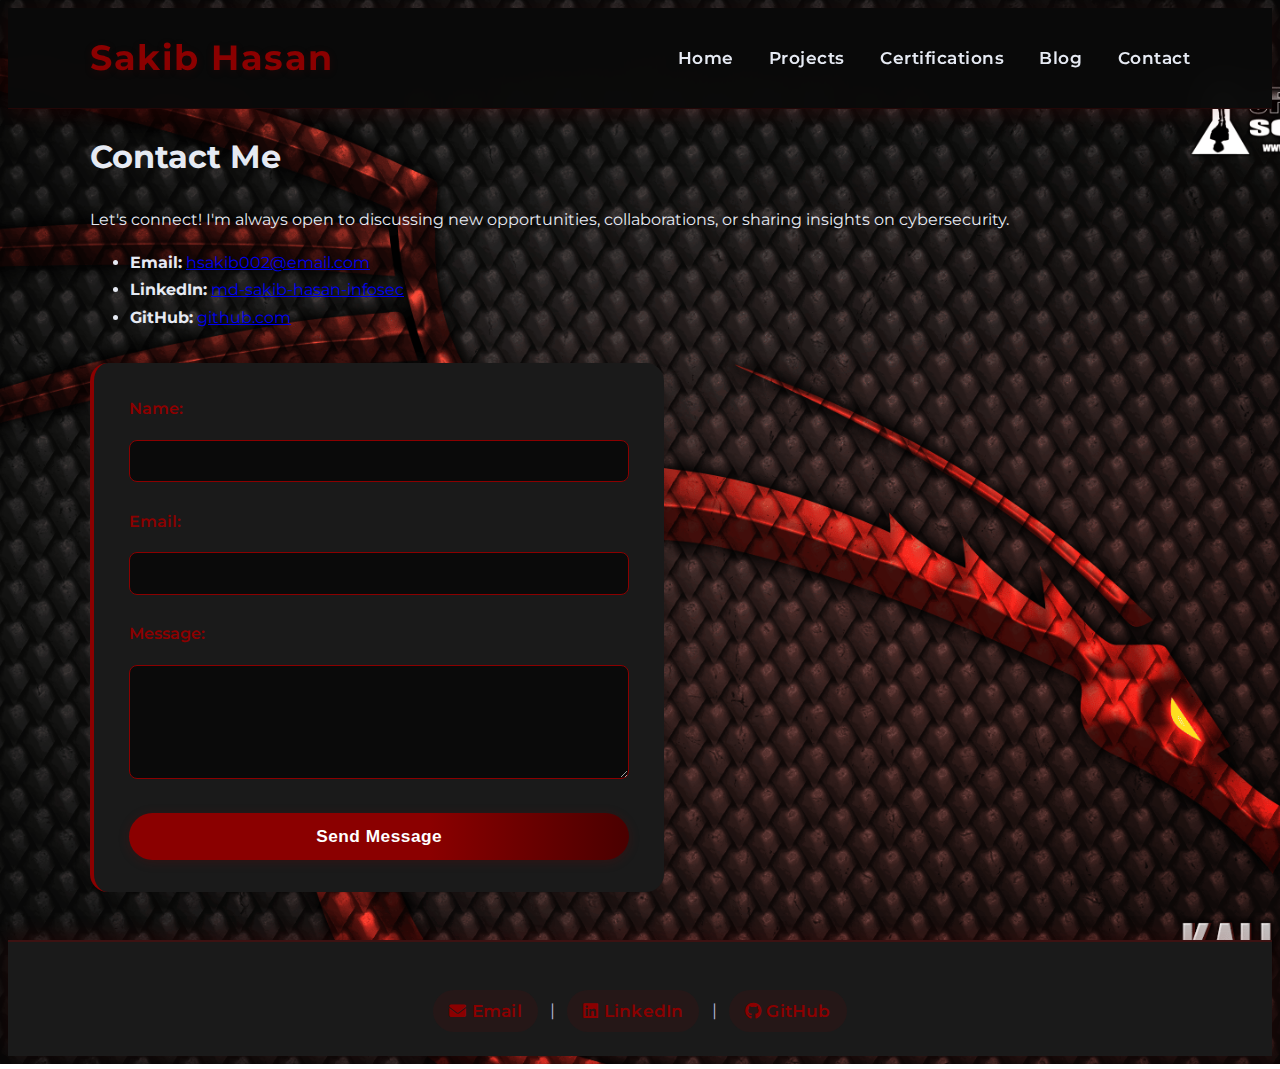
<file: contact.html>
<!DOCTYPE html>
<html lang="en">
<head>
  <meta charset="UTF-8">
  <meta name="viewport" content="width=device-width, initial-scale=1.0">
  <title>Contact | MD. SAKIB HASAN</title>
  
  <!-- Favicon -->
  <link rel="icon" type="image/svg+xml" href="favicon.svg">
  <link rel="shortcut icon" href="favicon.svg">
  <link rel="manifest" href="site.webmanifest">
  
      <link rel="stylesheet" href="style.css?v=1.22">
  <link rel="stylesheet" href="https://cdnjs.cloudflare.com/ajax/libs/font-awesome/6.4.2/css/all.min.css">
</head>
<body>
  <!-- Navbar -->
  <nav class="navbar">
    <div class="container">
      <a href="index.html" class="logo">Sakib Hasan</a>
      <ul class="nav-links">
        <li><a href="index.html">Home</a></li>
        <li><a href="projects.html">Projects</a></li>
        <li><a href="certifications.html">Certifications</a></li>
        <li><a href="blog.html">Blog</a></li>
        <li><a href="contact.html">Contact</a></li>
      </ul>
    </div>
  </nav>

  <!-- Contact Section -->
  <main class="container">
    <h1>Contact Me</h1>
    <p>Let's connect! I'm always open to discussing new opportunities, collaborations, or sharing insights on cybersecurity.</p>
    <ul class="contact-info">
      <li><strong>Email:</strong> <a href="mailto:hsakib002@email.com">hsakib002@email.com</a></li>
      <li><strong>LinkedIn:</strong> <a href="https://www.linkedin.com/in/md-sakib-hasan-infosec" target="_blank">md-sakib-hasan-infosec</a></li>
      <li><strong>GitHub:</strong> <a href="https://github.com/" target="_blank">github.com</a></li>
    </ul>
    <form class="contact-form" autocomplete="off" onsubmit="alert('Thank you for your message!'); return false;">
      <label for="name">Name:</label>
      <input type="text" id="name" name="name" required>
      <label for="email">Email:</label>
      <input type="email" id="email" name="email" required>
      <label for="message">Message:</label>
      <textarea id="message" name="message" rows="5" required></textarea>
      <button type="submit" class="btn">Send Message</button>
    </form>
  </main>

  <footer class="footer">
    <div class="container">
      <p>
        <a href="mailto:sakibhasan.infosec@gmail.com"><i class="fa-solid fa-envelope"></i> Email</a>
        |
        <a href="https://www.linkedin.com/in/md-sakib-hasan-infosec" target="_blank"><i class="fa-brands fa-linkedin"></i> LinkedIn</a>
        |
        <a href="https://github.com/" target="_blank"><i class="fa-brands fa-github"></i> GitHub</a>
      </p>
    </div>
  </footer>
</body>
</html>
</file>
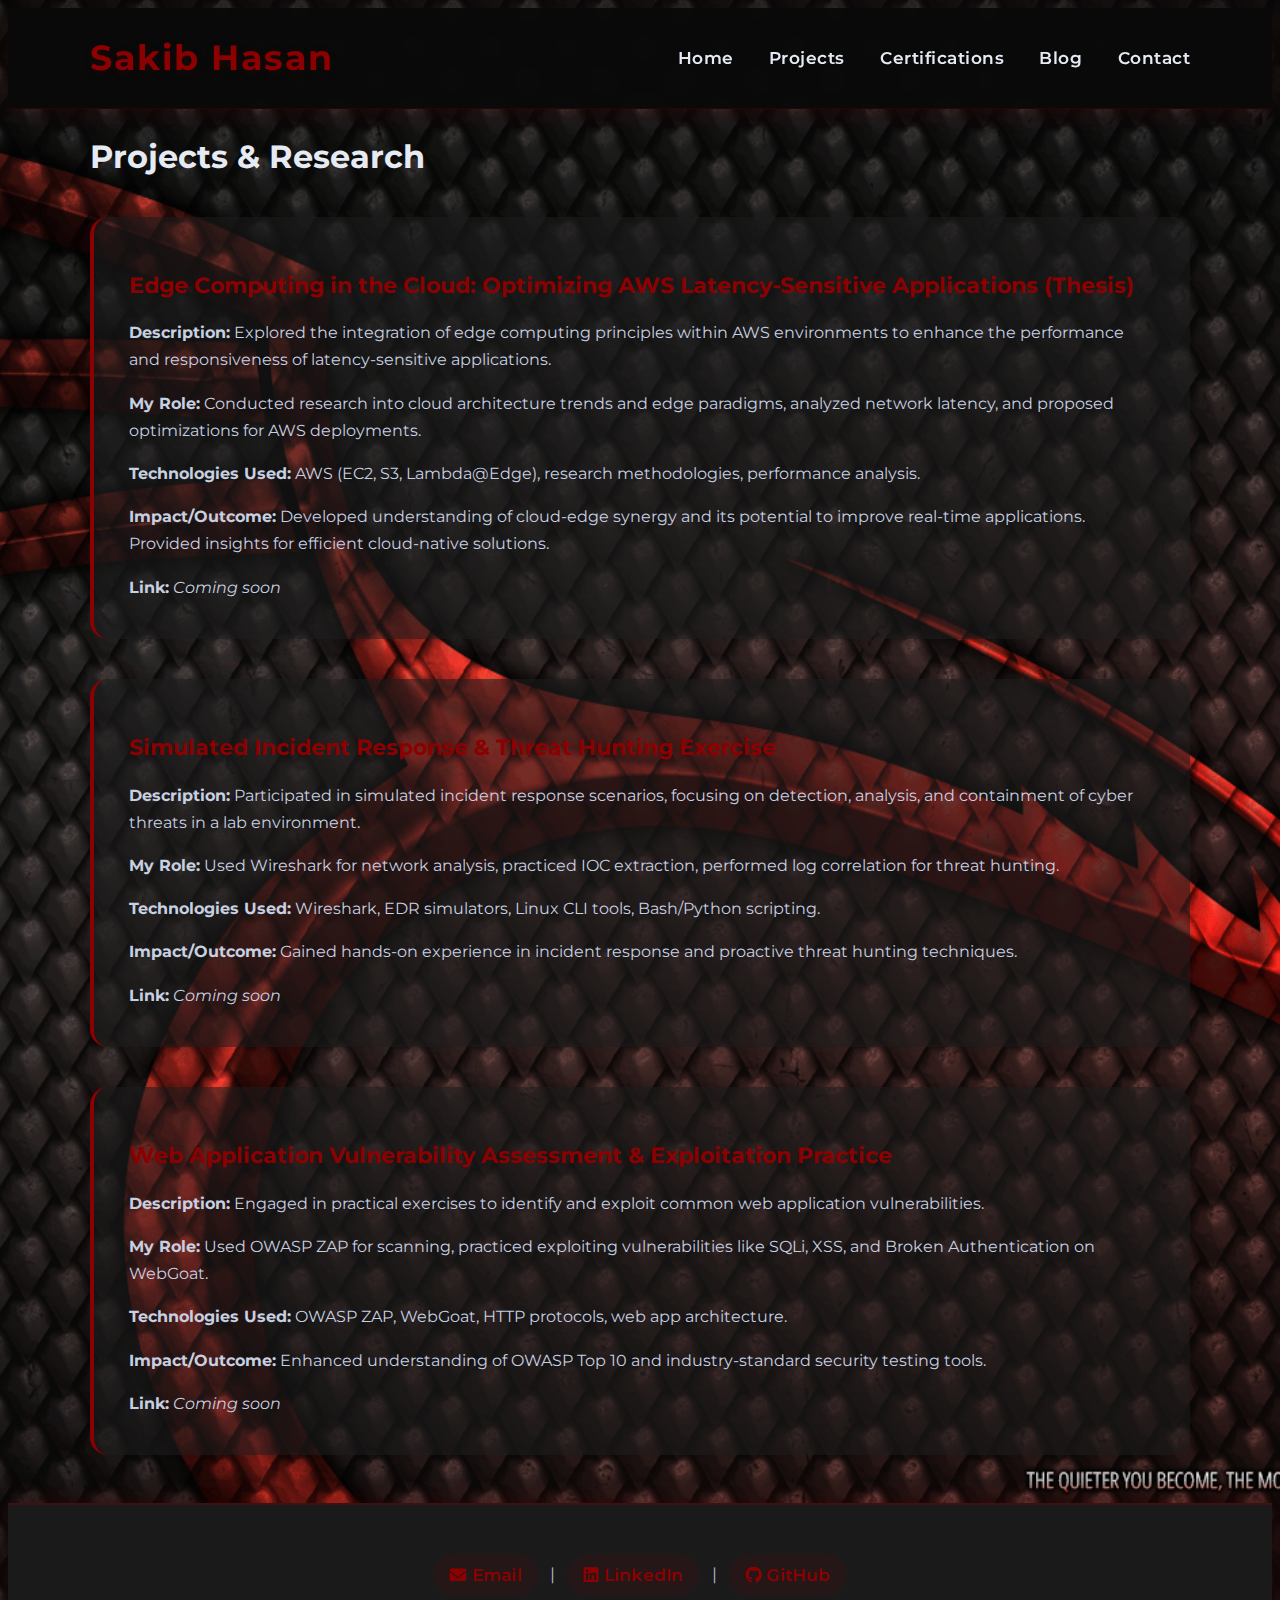
<file: projects.html>
<!DOCTYPE html>
<html lang="en">
<head>
  <meta charset="UTF-8">
  <meta name="viewport" content="width=device-width, initial-scale=1.0">
  <title>Projects | MD. SAKIB HASAN</title>
  
  <!-- Favicon -->
  <link rel="icon" type="image/svg+xml" href="favicon.svg">
  <link rel="shortcut icon" href="favicon.svg">
  <link rel="manifest" href="site.webmanifest">
  
      <link rel="stylesheet" href="style.css?v=1.22">
  <link rel="stylesheet" href="https://cdnjs.cloudflare.com/ajax/libs/font-awesome/6.4.2/css/all.min.css">
</head>
<body>
  <!-- Navbar -->
  <nav class="navbar">
    <div class="container">
      <a href="index.html" class="logo">Sakib Hasan</a>
      <ul class="nav-links">
        <li><a href="index.html">Home</a></li>
        <li><a href="projects.html">Projects</a></li>
        <li><a href="certifications.html">Certifications</a></li>
        <li><a href="blog.html">Blog</a></li>
        <li><a href="contact.html">Contact</a></li>
      </ul>
    </div>
  </nav>

  <!-- Projects Section -->
  <main class="container">
    <h1>Projects & Research</h1>
    <section class="project">
      <h2>Edge Computing in the Cloud: Optimizing AWS Latency-Sensitive Applications (Thesis)</h2>
      <p><strong>Description:</strong> Explored the integration of edge computing principles within AWS environments to enhance the performance and responsiveness of latency-sensitive applications.</p>
      <p><strong>My Role:</strong> Conducted research into cloud architecture trends and edge paradigms, analyzed network latency, and proposed optimizations for AWS deployments.</p>
      <p><strong>Technologies Used:</strong> AWS (EC2, S3, Lambda@Edge), research methodologies, performance analysis.</p>
      <p><strong>Impact/Outcome:</strong> Developed understanding of cloud-edge synergy and its potential to improve real-time applications. Provided insights for efficient cloud-native solutions.</p>
      <p><strong>Link:</strong> <em>Coming soon</em></p>
    </section>
    <section class="project">
      <h2>Simulated Incident Response & Threat Hunting Exercise</h2>
      <p><strong>Description:</strong> Participated in simulated incident response scenarios, focusing on detection, analysis, and containment of cyber threats in a lab environment.</p>
      <p><strong>My Role:</strong> Used Wireshark for network analysis, practiced IOC extraction, performed log correlation for threat hunting.</p>
      <p><strong>Technologies Used:</strong> Wireshark, EDR simulators, Linux CLI tools, Bash/Python scripting.</p>
      <p><strong>Impact/Outcome:</strong> Gained hands-on experience in incident response and proactive threat hunting techniques.</p>
      <p><strong>Link:</strong> <em>Coming soon</em></p>
    </section>
    <section class="project">
      <h2>Web Application Vulnerability Assessment & Exploitation Practice</h2>
      <p><strong>Description:</strong> Engaged in practical exercises to identify and exploit common web application vulnerabilities.</p>
      <p><strong>My Role:</strong> Used OWASP ZAP for scanning, practiced exploiting vulnerabilities like SQLi, XSS, and Broken Authentication on WebGoat.</p>
      <p><strong>Technologies Used:</strong> OWASP ZAP, WebGoat, HTTP protocols, web app architecture.</p>
      <p><strong>Impact/Outcome:</strong> Enhanced understanding of OWASP Top 10 and industry-standard security testing tools.</p>
      <p><strong>Link:</strong> <em>Coming soon</em></p>
    </section>
  </main>

  <footer class="footer">
    <div class="container">
      <p>
        <a href="mailto:sakibhasan.infosec@gmail.com"><i class="fa-solid fa-envelope"></i> Email</a>
        |
        <a href="https://www.linkedin.com/in/md-sakib-hasan-infosec" target="_blank"><i class="fa-brands fa-linkedin"></i> LinkedIn</a>
        |
        <a href="https://github.com/" target="_blank"><i class="fa-brands fa-github"></i> GitHub</a>
      </p>
    </div>
  </footer>
</body>
</html>
</file>
<file: style.css>
/* Import Google Fonts */
@import url('https://fonts.googleapis.com/css2?family=Montserrat:wght@400;600;700&display=swap');

/* Keyframe Animations */
@keyframes typing {
  from { width: 0; }
  to { width: 100%; }
}

@keyframes blink {
  0%, 50% { border-color: transparent; }
  51%, 100% { border-color: #8b0000; }
}

@keyframes pulse {
  0% { transform: scale(1); }
  50% { transform: scale(1.05); }
  100% { transform: scale(1); }
}

@keyframes fadeInUp {
  from {
    opacity: 0;
    transform: translateY(30px);
  }
  to {
    opacity: 1;
    transform: translateY(0);
  }
}

@keyframes glow {
  0%, 100% { box-shadow: 0 0 5px rgba(139,0,0,0.3); }
  50% { box-shadow: 0 0 20px rgba(139,0,0,0.6); }
}

@keyframes rotate {
  from { transform: rotate(0deg); }
  to { transform: rotate(360deg); }
}

  body {
  font-family: 'Montserrat', Arial, sans-serif;
  background: url('assets/background2.png');
  background-size: cover;
  background-position: center;
  color: #e6eaf3;
  line-height: 1.7;
  min-height: 100vh;
  position: relative;
}

.container {
  width: 92%;
  max-width: 1100px;
  margin: 0 auto;
}

/* Navbar */
.navbar {
  background: rgba(10, 10, 10, 0.95);
  padding: 1.2rem 0;
  box-shadow: 0 4px 20px rgba(139,0,0,0.15);
  position: sticky;
  top: 0;
  z-index: 100;
  backdrop-filter: blur(15px);
  border-bottom: 1px solid rgba(139,0,0,0.2);
}
.logo {
  color: #8b0000;
  font-size: 2.2rem;
  font-weight: 700;
  letter-spacing: 1.5px;
  text-decoration: none;
  text-shadow: 0 2px 8px rgba(139,0,0,0.15);
  transition: all 0.3s ease;
  position: relative;
}

.logo::after {
  content: '';
  position: absolute;
  bottom: -2px;
  left: 0;
  width: 0;
  height: 2px;
  background: linear-gradient(90deg, #8b0000, #4a0000);
  transition: width 0.3s ease;
}

.logo:hover::after {
  width: 100%;
}
.logo:hover {
  text-shadow: 0 4px 15px rgba(139,0,0,0.4);
  transform: translateY(-2px);
}
.nav-links {
  list-style: none;
  display: flex;
  gap: 2.2rem;
}
.nav-links li a {
  color: #e6eaf3;
  text-decoration: none;
  font-weight: 600;
  font-size: 1.08rem;
  letter-spacing: 0.5px;
  transition: all 0.3s ease;
  border-bottom: 2px solid transparent;
  padding-bottom: 2px;
  position: relative;
}
.nav-links li a:hover, .nav-links li a:focus {
  color: #8b0000;
  border-bottom: 2px solid #8b0000;
  transform: translateY(-2px);
}
.nav-links li a::after {
  content: '';
  position: absolute;
  bottom: -2px;
  left: 0;
  width: 0;
  height: 2px;
  background: #8b0000;
  transition: width 0.3s ease;
}
.nav-links li a:hover::after {
  width: 100%;
}
.navbar .container {
  display: flex;
  justify-content: space-between;
  align-items: center;
}

/* Hero/About */
.hero {
  padding: 4rem 0 3rem 0;
  box-shadow: 0 4px 24px rgba(139,0,0,0.15);
  position: relative;
  overflow: hidden;
  background: linear-gradient(135deg, rgba(139,0,0,0.1) 0%, rgba(10,10,10,0.3) 100%);
  border-radius: 0 0 20px 20px;
}

.hero::before {
  content: '';
  position: absolute;
  top: 0;
  left: 0;
  right: 0;
  bottom: 0;
  background: url('data:image/svg+xml,<svg xmlns="http://www.w3.org/2000/svg" viewBox="0 0 100 100"><defs><pattern id="grid" width="10" height="10" patternUnits="userSpaceOnUse"><path d="M 10 0 L 0 0 0 10" fill="none" stroke="rgba(139,0,0,0.1)" stroke-width="0.5"/></pattern></defs><rect width="100" height="100" fill="url(%23grid)"/></svg>');
  opacity: 0.3;
  z-index: -1;
}

.hero-content {
  display: flex;
  align-items: center;
  gap: 3rem;
  flex-wrap: wrap;
  animation: fadeInUp 1s ease-out;
  position: relative;
  z-index: 1;
}
.headshot img {
  width: 200px;
  height: 200px;
  border-radius: 50%;
  border: 6px solid #8b0000;
  object-fit: cover;
  background: #232946;
  box-shadow: 
    0 8px 32px rgba(139,0,0,0.3),
    0 0 0 1px rgba(139,0,0,0.1),
    inset 0 0 20px rgba(139,0,0,0.1);
  transition: all 0.4s ease;
  animation: glow 2s ease-in-out infinite alternate;
  position: relative;
}

.headshot {
  position: relative;
}

.headshot::before {
  content: '';
  position: absolute;
  top: -15px;
  left: -15px;
  right: -15px;
  bottom: -15px;
  border-radius: 50%;
  background: linear-gradient(45deg, #8b0000, #4a0000, #8b0000);
  z-index: -1;
  animation: rotate 3s linear infinite;
  opacity: 0.3;
}
.headshot img:hover {
  transform: scale(1.05);
  box-shadow: 0 8px 32px rgba(139,0,0,0.4);
}
.about-text h1 {
  font-size: 2.5rem;
  color: #8b0000;
  font-weight: 700;
  margin-bottom: 0.2rem;
  letter-spacing: 1px;
  overflow: hidden;
  white-space: nowrap;
  animation: typing 3s steps(40, end), blink 1s step-end infinite;
  border-right: 3px solid #8b0000;
}
.about-text h2 {
  font-size: 1.3rem;
  color: #e6eaf3;
  margin-bottom: 1.1rem;
  font-weight: 600;
  animation: fadeInUp 1s ease-out 0.5s both;
}
.about-text p {
  margin-bottom: 1.7rem;
  color: #c7d0e0;
  font-size: 1.08rem;
  animation: fadeInUp 1s ease-out 1s both;
}

/* Bio Sections */
.bio-section {
  margin-bottom: 2rem;
  padding: 2rem;
  background: rgba(26, 26, 26, 0.7);
  border-radius: 15px;
  border-left: 5px solid #8b0000;
  transition: all 0.3s ease;
  position: relative;
  overflow: hidden;
}

.bio-section::before {
  content: '';
  position: absolute;
  top: 0;
  left: 0;
  right: 0;
  height: 2px;
  background: linear-gradient(90deg, #8b0000, #4a0000, #8b0000);
  opacity: 0.8;
}

.bio-section:hover {
  background: rgba(26, 26, 26, 0.8);
  transform: translateX(5px);
  box-shadow: 0 4px 15px rgba(139, 0, 0, 0.2);
}

.bio-section h3 {
  color: #8b0000;
  font-size: 1.2rem;
  font-weight: 700;
  margin-bottom: 1rem;
  display: flex;
  align-items: center;
  gap: 0.5rem;
}

.bio-section h3 i {
  font-size: 1.1rem;
}

.bio-section p {
  margin-bottom: 1rem;
  color: #c7d0e0;
  font-size: 1rem;
  line-height: 1.6;
}

.bio-section p:last-child {
  margin-bottom: 0;
}

.bio-list {
  list-style: none;
  margin: 1rem 0;
  padding-left: 0;
}

.bio-list li {
  color: #c7d0e0;
  font-size: 0.95rem;
  margin-bottom: 0.5rem;
  padding-left: 1.5rem;
  position: relative;
}

.bio-list li::before {
  content: '▸';
  color: #8b0000;
  font-weight: bold;
  position: absolute;
  left: 0;
  top: 0;
}
.btn {
  display: inline-block;
  background: linear-gradient(90deg, #8b0000 60%, #4a0000 100%);
  color: #ffffff;
  padding: 0.8rem 2rem;
  border-radius: 30px;
  text-decoration: none;
  font-weight: 700;
  font-size: 1.08rem;
  letter-spacing: 0.5px;
  box-shadow: 0 2px 12px rgba(139,0,0,0.20);
  transition: all 0.3s ease;
  border: none;
  cursor: pointer;
  animation: pulse 2s infinite;
}
.btn:hover, .btn:focus {
  background: linear-gradient(90deg, #4a0000 60%, #8b0000 100%);
  color: #ffffff;
  box-shadow: 0 4px 24px rgba(139,0,0,0.30);
  transform: translateY(-3px) scale(1.05);
}

/* Experience Section */
.experience-section {
  background: rgba(26, 26, 26, 0.6);
  border-radius: 18px;
  box-shadow: 0 2px 16px rgba(0,0,0,0.20);
  padding: 2rem 2.2rem;
  margin: 2rem 0;
  transition: all 0.3s ease;
  border-left: 4px solid #8b0000;
}
.experience-section:hover {
  background: rgba(26, 26, 26, 0.8);
  transform: translateX(5px);
  box-shadow: 0 4px 15px rgba(139, 0, 0, 0.2);
}
.experience-section h3 {
  color: #8b0000;
  margin-bottom: 1.5rem;
  font-size: 1.35rem;
  font-weight: 700;
}
.experience-item {
  margin-bottom: 2rem;
  padding-bottom: 1.5rem;
  border-bottom: 1px solid #333;
  transition: all 0.3s ease;
}
.experience-item:hover {
  background: rgba(139,0,0,0.05);
  border-radius: 8px;
  padding: 1rem;
  margin: 0 -1rem 2rem -1rem;
}
.experience-item:last-child {
  border-bottom: none;
  margin-bottom: 0;
  padding-bottom: 0;
}
.experience-item h4 {
  color: #e6eaf3;
  font-size: 1.2rem;
  font-weight: 600;
  margin-bottom: 0.5rem;
}
.company {
  color: #8b0000;
  font-weight: 600;
  margin-bottom: 0.3rem;
}
.duration {
  color: #b0b8d1;
  font-size: 0.95rem;
  margin-bottom: 1rem;
}
.responsibilities {
  list-style: none;
  margin-bottom: 1rem;
}
.responsibilities li {
  color: #c7d0e0;
  margin-bottom: 0.5rem;
  padding-left: 1.5rem;
  position: relative;
  transition: all 0.3s ease;
}
.responsibilities li:hover {
  color: #e6eaf3;
  transform: translateX(5px);
}
.responsibilities li::before {
  content: '•';
  color: #8b0000;
  position: absolute;
  left: 0;
  font-weight: bold;
}
.skills {
  color: #e6eaf3;
  font-size: 0.95rem;
  background: #0a0a0a;
  padding: 0.5rem 1rem;
  border-radius: 8px;
  border-left: 3px solid #8b0000;
  transition: all 0.3s ease;
}
.skills:hover {
  background: #1a1a1a;
  transform: translateX(5px);
}

/* Card-style Sections */
.skills-section, .project, .certifications, .education, .training, .languages, .blog-post, .contact-form {
  background: rgba(26, 26, 26, 0.6);
  border-radius: 18px;
  box-shadow: 0 2px 16px rgba(0,0,0,0.20);
  padding: 2rem 2.2rem;
  margin: 2rem 0;
  transition: all 0.3s ease;
  border-left: 4px solid #8b0000;
}
.skills-section:hover, .project:hover, .certifications:hover, .education:hover, .training:hover, .languages:hover, .blog-post:hover, .contact-form:hover {
  background: rgba(26, 26, 26, 0.8);
  transform: translateX(5px);
  box-shadow: 0 4px 15px rgba(139, 0, 0, 0.2);
}
.skills-section h3, .project h2, .certifications h2, .education h2, .training h2, .languages h2, .blog-post h2 {
  color: #8b0000;
  margin-bottom: 1.1rem;
  font-size: 1.35rem;
  font-weight: 700;
}
.skills-list {
  display: flex;
  flex-wrap: wrap;
  gap: 1rem 2rem;
  list-style: none;
}
.skills-list li {
  background: #0a0a0a;
  color: #e6eaf3;
  padding: 0.6rem 1.3rem;
  border-radius: 20px;
  font-size: 1.05rem;
  font-weight: 600;
  box-shadow: 0 1px 6px rgba(139,0,0,0.15);
  margin-bottom: 0.5rem;
  letter-spacing: 0.2px;
  transition: all 0.3s ease;
  cursor: pointer;
}
.skills-list li:hover {
  background: #8b0000;
  color: #ffffff;
  transform: translateY(-3px) scale(1.05);
  box-shadow: 0 4px 15px rgba(139,0,0,0.4);
}

/* Project Cards */
.project {
  margin-bottom: 2.5rem;
}
.project h2 {
  margin-bottom: 0.7rem;
}
.project p {
  color: #c7d0e0;
  margin-bottom: 0.4rem;
}

/* Blog Posts */
.blog-post {
  margin-bottom: 2.5rem;
}

/* Contact Form */
.contact-form {
  display: flex;
  flex-direction: column;
  gap: 1.1rem;
  background: #1a1a1a;
  border-radius: 18px;
  box-shadow: 0 2px 16px rgba(0,0,0,0.20);
  padding: 2rem 2.2rem;
  margin: 2rem 0;
  max-width: 500px;
}
.contact-form label {
  color: #8b0000;
  font-weight: 600;
}
.contact-form input, .contact-form textarea {
  padding: 0.7rem 1rem;
  border-radius: 8px;
  border: 1px solid #8b0000;
  background: #0a0a0a;
  color: #e6eaf3;
  font-size: 1rem;
  margin-bottom: 0.5rem;
  transition: all 0.3s ease;
}
.contact-form input:focus, .contact-form textarea:focus {
  outline: 2px solid #4a0000;
  transform: scale(1.02);
  box-shadow: 0 0 10px rgba(139,0,0,0.3);
}
.contact-form button {
  margin-top: 0.5rem;
}

/* Footer */
.footer {
  background: #1a1a1a;
  color: #e6eaf3;
  text-align: center;
  padding: 2rem 0 1.5rem 0;
  margin-top: 3rem;
  font-size: 1.05rem;
  letter-spacing: 0.2px;
  box-shadow: 0 -4px 20px rgba(139, 0, 0, 0.15);
  border-top: 2px solid rgba(139, 0, 0, 0.3);
}
.footer p {
  margin-bottom: 0.8rem;
  color: #c7d0e0;
}
.footer p:last-child {
  margin-bottom: 0;
}
.footer a {
  color: #8b0000 !important;
  text-decoration: none !important;
  margin: 0 0.5rem !important;
  font-weight: 600 !important;
  transition: all 0.3s ease !important;
  padding: 0.4rem 1rem !important;
  border-radius: 25px !important;
  background: rgba(139, 0, 0, 0.1) !important;
  display: inline-block !important;
}

.footer p {
  margin-bottom: 0.8rem;
  color: #c7d0e0;
  text-align: center;
}

.footer p:last-child {
  margin-bottom: 0;
}

/* Style the separator pipes */
.footer p {
  color: #b0b8d1;
}

.footer a:hover {
  color: #ffffff !important;
  background: rgba(139, 0, 0, 0.8) !important;
  transform: translateY(-2px) !important;
  box-shadow: 0 4px 12px rgba(139, 0, 0, 0.3) !important;
}

/* Responsive */
@media (max-width: 900px) {
  .hero-content {
    flex-direction: column;
    align-items: center;
    text-align: center;
    gap: 2rem;
  }
  .headshot img {
    width: 140px;
    height: 140px;
  }
  .skills-list {
    flex-direction: column;
    gap: 0.8rem;
  }
  .container {
    width: 95%;
  }
  .about-text h1 {
    font-size: 2rem;
  }
  .about-text h2 {
    font-size: 1.1rem;
  }
  .about-text p {
    font-size: 1rem;
  }
  .btn {
    padding: 0.7rem 1.8rem;
    font-size: 1rem;
  }
  .experience-section, .skills-section, .project, .certifications, .education, .training, .languages, .blog-post, .contact-form {
    padding: 1.5rem 1.5rem;
    margin: 1.5rem 0;
  }
  .nav-links {
    gap: 1.5rem;
  }
  .nav-links li a {
    font-size: 1rem;
  }
  .logo {
    font-size: 1.8rem;
  }
}

@media (max-width: 768px) {
  .hero-content {
    gap: 1.5rem;
  }
  
  .bio-section {
    padding: 1.2rem;
    margin-bottom: 1.5rem;
  }
  
  .bio-section h3 {
    font-size: 1.1rem;
  }
  
  .bio-section p {
    font-size: 0.95rem;
  }
  
  .bio-list li {
    font-size: 0.9rem;
  }
  .headshot img {
    width: 120px;
    height: 120px;
  }
  .about-text h1 {
    font-size: 1.8rem;
    animation: none;
    white-space: normal;
    overflow: visible;
    border-right: none;
  }
  .about-text h2 {
    font-size: 1rem;
  }
  .about-text p {
    font-size: 0.95rem;
    margin-bottom: 1.2rem;
  }
  .btn {
    padding: 0.6rem 1.5rem;
    font-size: 0.95rem;
    animation: none;
  }
  .skills-list li {
    font-size: 0.95rem;
    padding: 0.5rem 1rem;
  }
  .experience-item h4 {
    font-size: 1.1rem;
  }
  .company {
    font-size: 0.95rem;
  }
  .duration {
    font-size: 0.9rem;
  }
  .responsibilities li {
    font-size: 0.9rem;
  }
  .skills {
    font-size: 0.9rem;
  }
  .navbar {
    padding: 1rem 0;
  }
  .nav-links {
    gap: 1.2rem;
  }
  .nav-links li a {
    font-size: 0.95rem;
  }
  .logo {
    font-size: 1.6rem;
  }
}

@media (max-width: 600px) {
  .container {
    width: 98%;
  }
  .hero {
    padding: 2rem 0 1.5rem 0;
  }
  .hero-content {
    gap: 1.2rem;
  }
  .headshot img {
    width: 100px;
    height: 100px;
  }
  .about-text h1 {
    font-size: 1.5rem;
  }
  .about-text h2 {
    font-size: 0.95rem;
  }
  .about-text p {
    font-size: 0.9rem;
    margin-bottom: 1rem;
  }
  .btn {
    padding: 0.5rem 1.2rem;
    font-size: 0.9rem;
  }
  .skills-section, .project, .certifications, .education, .training, .languages, .blog-post, .contact-form, .experience-section {
    padding: 1rem 1rem;
    margin: 1rem 0;
    border-radius: 12px;
  }
  .skills-section h3, .project h2, .certifications h2, .education h2, .training h2, .languages h2, .blog-post h2, .experience-section h3 {
    font-size: 1.2rem;
  }
  .skills-list li {
    font-size: 0.9rem;
    padding: 0.4rem 0.8rem;
    margin-bottom: 0.3rem;
  }
  .experience-item h4 {
    font-size: 1rem;
  }
  .company {
    font-size: 0.9rem;
  }
  .duration {
    font-size: 0.85rem;
  }
  .responsibilities li {
    font-size: 0.85rem;
    padding-left: 1.2rem;
  }
  .skills {
    font-size: 0.85rem;
    padding: 0.4rem 0.8rem;
  }
  .navbar {
    padding: 0.8rem 0;
  }
  .nav-links {
    gap: 1rem;
  }
  .nav-links li a {
    font-size: 0.9rem;
  }
  .logo {
    font-size: 1.4rem;
  }
  .footer {
    padding: 1.2rem 0 1rem 0;
    font-size: 0.95rem;
  }
  .contact-form {
    max-width: 100%;
  }
  .contact-form input, .contact-form textarea {
    font-size: 0.9rem;
    padding: 0.6rem 0.8rem;
  }
}

@media (max-width: 480px) {
  .hero-content {
    gap: 1rem;
  }
  .headshot img {
    width: 90px;
    height: 90px;
  }
  .about-text h1 {
    font-size: 1.3rem;
  }
  .about-text h2 {
    font-size: 0.9rem;
  }
  .about-text p {
    font-size: 0.85rem;
    margin-bottom: 0.8rem;
  }
  .btn {
    padding: 0.4rem 1rem;
    font-size: 0.85rem;
  }
  .skills-section, .project, .certifications, .education, .training, .languages, .blog-post, .contact-form, .experience-section {
    padding: 0.8rem 0.8rem;
    margin: 0.8rem 0;
  }
  .skills-section h3, .project h2, .certifications h2, .education h2, .training h2, .languages h2, .blog-post h2, .experience-section h3 {
    font-size: 1.1rem;
  }
  .skills-list li {
    font-size: 0.85rem;
    padding: 0.3rem 0.7rem;
  }
  .experience-item h4 {
    font-size: 0.95rem;
  }
  .company {
    font-size: 0.85rem;
  }
  .duration {
    font-size: 0.8rem;
  }
  .responsibilities li {
    font-size: 0.8rem;
    padding-left: 1rem;
  }
  .skills {
    font-size: 0.8rem;
    padding: 0.3rem 0.7rem;
  }
  .navbar {
    padding: 0.6rem 0;
  }
  .nav-links {
    gap: 0.8rem;
  }
  .nav-links li a {
    font-size: 0.85rem;
  }
  .logo {
    font-size: 1.2rem;
  }
  .footer {
    padding: 1rem 0 0.8rem 0;
    font-size: 0.9rem;
  }
  .contact-form input, .contact-form textarea {
    font-size: 0.85rem;
    padding: 0.5rem 0.7rem;
  }
}

/* Disable animations on mobile for better performance */
@media (max-width: 768px) {
  .about-text h1, .about-text h2, .about-text p, .btn, .headshot img {
    animation: none;
  }
  .skills-list li:hover, .experience-item:hover, .btn:hover {
    transform: none;
  }
  .nav-links li a:hover {
    transform: none;
  }
  .logo:hover {
    transform: none;
  }
}

/* Icon support (Font Awesome) */
.fa {
  margin-right: 0.5rem;
  color: #8b0000;
  font-size: 1.1em;
  vertical-align: middle;
  transition: all 0.3s ease;
}
.fa:hover {
  transform: scale(1.2);
}

/* Footer specific icon styling */
.footer .fa {
  color: #8b0000;
  margin-right: 0.3rem;
  font-size: 1em;
}
.footer a:hover .fa {
  color: #ffffff;
}

/* Ensure all footer icons are red */
.footer i.fa-solid,
.footer i.fa-brands {
  color: #8b0000;
}

/* Certification Grid Layout */
.cert-grid, .edu-grid, .achievement-grid, .lang-grid {
  display: grid;
  grid-template-columns: repeat(auto-fit, minmax(350px, 1fr));
  gap: 1.5rem;
  margin-top: 1.5rem;
}

.cert-item, .edu-item, .achievement-item, .lang-item {
  background: #1a1a1a;
  border-radius: 12px;
  padding: 1.5rem;
  border: 1px solid rgba(139, 0, 0, 0.2);
  transition: all 0.3s ease;
  position: relative;
  overflow: hidden;
}

.cert-item:hover, .edu-item:hover, .achievement-item:hover, .lang-item:hover {
  transform: translateY(-5px);
  box-shadow: 0 8px 25px rgba(139, 0, 0, 0.2);
  border-color: rgba(139, 0, 0, 0.4);
}

.cert-header, .edu-header, .achievement-header {
  display: flex;
  align-items: center;
  gap: 0.8rem;
  margin-bottom: 1rem;
  flex-wrap: wrap;
}

.cert-header i, .edu-header i, .achievement-header i {
  color: #8b0000;
  font-size: 1.5rem;
  min-width: 24px;
}

.cert-header h3, .edu-header h3, .achievement-header h3 {
  color: #e6eaf3;
  font-size: 1.1rem;
  font-weight: 600;
  margin: 0;
  flex: 1;
}

.cert-badge, .status-badge, .achievement-badge, .lang-level {
  background: rgba(139, 0, 0, 0.8);
  color: #ffffff;
  padding: 0.3rem 0.8rem;
  border-radius: 20px;
  font-size: 0.8rem;
  font-weight: 600;
  text-transform: uppercase;
  letter-spacing: 0.5px;
}

.status-badge.ongoing {
  background: rgba(255, 165, 0, 0.8);
}

.status-badge.completed {
  background: rgba(0, 128, 0, 0.8);
}

.cert-date, .edu-date, .achievement-location {
  color: #8b0000;
  font-weight: 600;
  font-size: 0.9rem;
  margin-bottom: 0.5rem;
}

.credential-id, .edu-institution, .edu-gpa {
  color: #b0b8d1;
  font-size: 0.85rem;
  font-style: italic;
  margin-bottom: 0.5rem;
}

.cert-description, .edu-description, .achievement-description {
  color: #c7d0e0;
  font-size: 0.9rem;
  line-height: 1.6;
  margin-top: 0.5rem;
}

/* Language Grid */
.lang-grid {
  grid-template-columns: repeat(auto-fit, minmax(200px, 1fr));
}

.lang-item {
  text-align: center;
  padding: 2rem 1.5rem;
}

.lang-item i {
  color: #8b0000;
  font-size: 2rem;
  margin-bottom: 1rem;
}

.lang-item h3 {
  color: #e6eaf3;
  font-size: 1.2rem;
  margin-bottom: 0.5rem;
}

.lang-level {
  background: rgba(139, 0, 0, 0.6);
  color: #ffffff;
  padding: 0.4rem 1rem;
  border-radius: 25px;
  font-size: 0.9rem;
  font-weight: 600;
}

/* Section Headers */
.certifications h2, .education h2, .achievements h2, .languages h2 {
  color: #8b0000;
  font-size: 1.5rem;
  font-weight: 700;
  margin-bottom: 1rem;
  display: flex;
  align-items: center;
  gap: 0.8rem;
}

.certifications h2 i, .education h2 i, .achievements h2 i, .languages h2 i {
  font-size: 1.3rem;
}

/* Blog Styles */
.blog-intro, .published-articles, .upcoming-articles, .blog-categories, .newsletter {
  background: rgba(26, 26, 26, 0.6);
  border-radius: 12px;
  padding: 2rem;
  margin: 2rem 0;
  border-left: 4px solid #8b0000;
  transition: all 0.3s ease;
}

.blog-intro:hover, .published-articles:hover, .upcoming-articles:hover, .blog-categories:hover, .newsletter:hover {
  background: rgba(26, 26, 26, 0.8);
  transform: translateX(5px);
  box-shadow: 0 4px 15px rgba(139, 0, 0, 0.2);
}

.blog-intro h2, .published-articles h2, .upcoming-articles h2, .blog-categories h2, .newsletter h2 {
  color: #8b0000;
  font-size: 1.5rem;
  font-weight: 700;
  margin-bottom: 1rem;
  display: flex;
  align-items: center;
  gap: 0.8rem;
}

.blog-intro h2 i, .published-articles h2 i, .upcoming-articles h2 i, .blog-categories h2 i, .newsletter h2 i {
  font-size: 1.3rem;
}

.blog-intro p {
  color: #c7d0e0;
  font-size: 1.1rem;
  line-height: 1.6;
}

/* Published Article Styles */
.featured-article {
  background: rgba(10, 10, 10, 0.9);
  border-radius: 15px;
  padding: 2.5rem;
  margin: 2rem 0;
  border: 2px solid rgba(139, 0, 0, 0.4);
  box-shadow: 0 8px 30px rgba(139, 0, 0, 0.2);
}

.article-meta {
  display: flex;
  flex-wrap: wrap;
  gap: 1.5rem;
  margin-bottom: 1.5rem;
  align-items: center;
}

.article-date, .article-author {
  color: #b0b8d1;
  font-size: 0.95rem;
  display: flex;
  align-items: center;
  gap: 0.5rem;
}

.article-category-badge {
  background: linear-gradient(90deg, #8b0000, #4a0000);
  color: #ffffff;
  padding: 0.4rem 1rem;
  border-radius: 20px;
  font-size: 0.85rem;
  font-weight: 600;
  text-transform: uppercase;
  letter-spacing: 0.5px;
}

.article-title {
  color: #e6eaf3;
  font-size: 1.8rem;
  font-weight: 700;
  margin-bottom: 1.5rem;
  line-height: 1.3;
  display: flex;
  align-items: center;
  gap: 0.8rem;
}

.article-title i {
  color: #ff6b6b;
  font-size: 1.5rem;
}

.article-content {
  color: #c7d0e0;
  line-height: 1.7;
}

.article-intro {
  font-size: 1.2rem;
  color: #e6eaf3;
  margin-bottom: 1.5rem;
  padding: 1rem;
  background: rgba(139, 0, 0, 0.1);
  border-left: 4px solid #8b0000;
  border-radius: 0 8px 8px 0;
}

.article-content h4 {
  color: #8b0000;
  font-size: 1.3rem;
  font-weight: 600;
  margin: 2rem 0 1rem 0;
  display: flex;
  align-items: center;
  gap: 0.6rem;
}

.article-content h4 i {
  font-size: 1.1rem;
}

.article-content p {
  margin-bottom: 1.2rem;
  font-size: 1rem;
}

.article-content ul, .article-content ol {
  margin: 1rem 0 1rem 1.5rem;
}

.article-content li {
  margin-bottom: 0.5rem;
  color: #c7d0e0;
}

.article-highlight {
  background: rgba(139, 0, 0, 0.1);
  border: 1px solid rgba(139, 0, 0, 0.3);
  border-radius: 10px;
  padding: 1.5rem;
  margin: 2rem 0;
}

.article-highlight h4 {
  color: #8b0000;
  margin-bottom: 1rem;
}

.article-highlight ul {
  margin: 0;
  padding-left: 1.5rem;
}

.article-highlight li {
  margin-bottom: 0.8rem;
  color: #e6eaf3;
}

.article-action {
  background: rgba(10, 10, 10, 0.8);
  border: 1px solid rgba(139, 0, 0, 0.4);
  border-radius: 10px;
  padding: 1.5rem;
  margin: 2rem 0;
}

.article-action h4 {
  color: #8b0000;
  margin-bottom: 1rem;
}

.article-action ol {
  margin: 0;
  padding-left: 1.5rem;
}

.article-action li {
  margin-bottom: 0.8rem;
  color: #e6eaf3;
  font-weight: 500;
}

.article-source {
  background: rgba(139, 0, 0, 0.05);
  border: 1px solid rgba(139, 0, 0, 0.2);
  border-radius: 8px;
  padding: 1rem;
  margin-top: 2rem;
  font-style: italic;
}

.article-source p {
  margin: 0;
  color: #b0b8d1;
  font-size: 0.95rem;
}

/* Article Grid */
.article-grid {
  display: grid;
  grid-template-columns: repeat(auto-fit, minmax(350px, 1fr));
  gap: 1.5rem;
  margin-top: 1.5rem;
}

.article-card {
  background: rgba(10, 10, 10, 0.8);
  border-radius: 10px;
  padding: 1.5rem;
  border: 1px solid rgba(139, 0, 0, 0.3);
  transition: all 0.3s ease;
}

.article-card:hover {
  transform: translateY(-5px);
  box-shadow: 0 8px 25px rgba(139, 0, 0, 0.3);
  border-color: rgba(139, 0, 0, 0.6);
}

.article-header {
  display: flex;
  align-items: center;
  gap: 0.8rem;
  margin-bottom: 1rem;
  flex-wrap: wrap;
}

.article-header i {
  color: #8b0000;
  font-size: 1.5rem;
  min-width: 24px;
}

.article-header h3 {
  color: #e6eaf3;
  font-size: 1.2rem;
  font-weight: 600;
  margin: 0;
  flex: 1;
}

.article-category {
  background: rgba(139, 0, 0, 0.8);
  color: #ffffff;
  padding: 0.3rem 0.8rem;
  border-radius: 20px;
  font-size: 0.8rem;
  font-weight: 600;
  text-transform: uppercase;
  letter-spacing: 0.5px;
}

.article-description {
  color: #c7d0e0;
  font-size: 0.95rem;
  line-height: 1.6;
  margin-bottom: 1rem;
}

.article-tags {
  display: flex;
  flex-wrap: wrap;
  gap: 0.5rem;
}

.tag {
  background: rgba(139, 0, 0, 0.3);
  color: #e6eaf3;
  padding: 0.2rem 0.6rem;
  border-radius: 15px;
  font-size: 0.8rem;
  font-weight: 500;
}

/* Category Grid */
.category-grid {
  display: grid;
  grid-template-columns: repeat(auto-fit, minmax(250px, 1fr));
  gap: 1.5rem;
  margin-top: 1.5rem;
}

.category-card {
  background: rgba(10, 10, 10, 0.8);
  border-radius: 10px;
  padding: 2rem 1.5rem;
  text-align: center;
  border: 1px solid rgba(139, 0, 0, 0.3);
  transition: all 0.3s ease;
}

.category-card:hover {
  transform: translateY(-5px);
  box-shadow: 0 8px 25px rgba(139, 0, 0, 0.3);
  border-color: rgba(139, 0, 0, 0.6);
}

.category-card i {
  color: #8b0000;
  font-size: 2.5rem;
  margin-bottom: 1rem;
}

.category-card h3 {
  color: #e6eaf3;
  font-size: 1.3rem;
  font-weight: 600;
  margin-bottom: 0.8rem;
}

.category-card p {
  color: #c7d0e0;
  font-size: 0.95rem;
  line-height: 1.5;
}

/* Newsletter */
.newsletter {
  text-align: center;
}

.newsletter p {
  color: #c7d0e0;
  font-size: 1.1rem;
  margin-bottom: 1.5rem;
}

.newsletter-form {
  display: flex;
  gap: 1rem;
  justify-content: center;
  flex-wrap: wrap;
}

.newsletter-input {
  background: rgba(10, 10, 10, 0.8);
  border: 1px solid rgba(139, 0, 0, 0.3);
  border-radius: 25px;
  padding: 0.8rem 1.5rem;
  color: #e6eaf3;
  font-size: 1rem;
  min-width: 300px;
  transition: all 0.3s ease;
}

.newsletter-input:focus {
  outline: none;
  border-color: #8b0000;
  box-shadow: 0 0 10px rgba(139, 0, 0, 0.3);
}

.newsletter-input::placeholder {
  color: #b0b8d1;
}

.newsletter-btn {
  background: linear-gradient(90deg, #8b0000 60%, #4a0000 100%);
  color: #ffffff;
  padding: 0.8rem 2rem;
  border-radius: 25px;
  border: none;
  font-weight: 600;
  font-size: 1rem;
  cursor: pointer;
  transition: all 0.3s ease;
}

.newsletter-btn:hover {
  background: linear-gradient(90deg, #4a0000 60%, #8b0000 100%);
  transform: translateY(-2px);
  box-shadow: 0 4px 15px rgba(139, 0, 0, 0.4);
}

/* Responsive adjustments for certification grid */
@media (max-width: 768px) {
  .cert-grid, .edu-grid, .achievement-grid, .article-grid, .category-grid {
    grid-template-columns: 1fr;
    gap: 1rem;
  }
  
  .lang-grid {
    grid-template-columns: repeat(2, 1fr);
  }
  
  .cert-item, .edu-item, .achievement-item, .lang-item, .article-card, .category-card {
    padding: 1.2rem;
  }
  
  .cert-header h3, .edu-header h3, .achievement-header h3, .article-header h3 {
    font-size: 1rem;
  }
  
  .newsletter-form {
    flex-direction: column;
    align-items: center;
  }
  
  .newsletter-input {
    min-width: 250px;
  }
  
  /* Published Article Mobile Styles */
  .featured-article {
    padding: 1.5rem;
    margin: 1rem 0;
  }
  
  .article-title {
    font-size: 1.4rem;
    line-height: 1.4;
  }
  
  .article-meta {
    flex-direction: column;
    gap: 0.8rem;
    align-items: flex-start;
  }
  
  .article-intro {
    font-size: 1.1rem;
    padding: 0.8rem;
  }
  
  .article-content h4 {
    font-size: 1.2rem;
  }
}

@media (max-width: 480px) {
  .lang-grid {
    grid-template-columns: 1fr;
  }
  
  .cert-item, .edu-item, .achievement-item, .lang-item, .article-card, .category-card {
    padding: 1rem;
  }
  
  .newsletter-input {
    min-width: 200px;
  }
}
</file>
